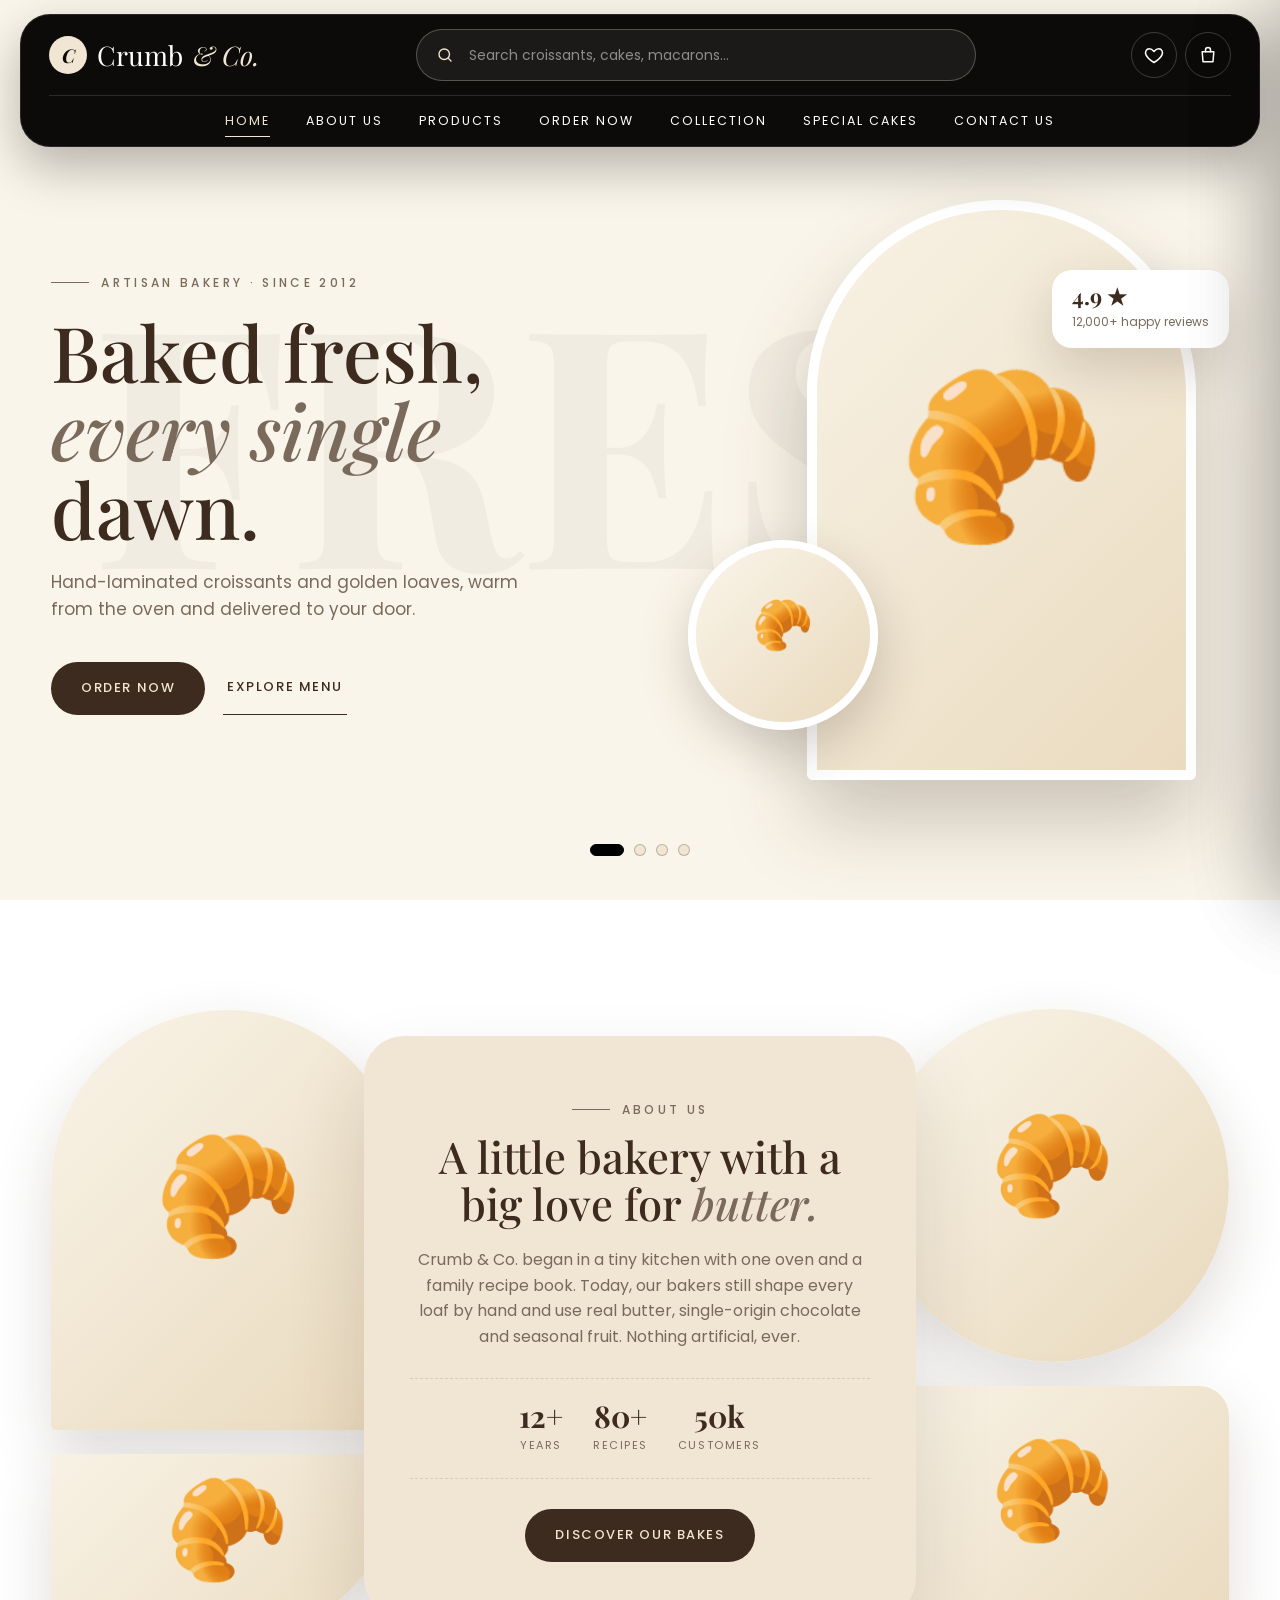
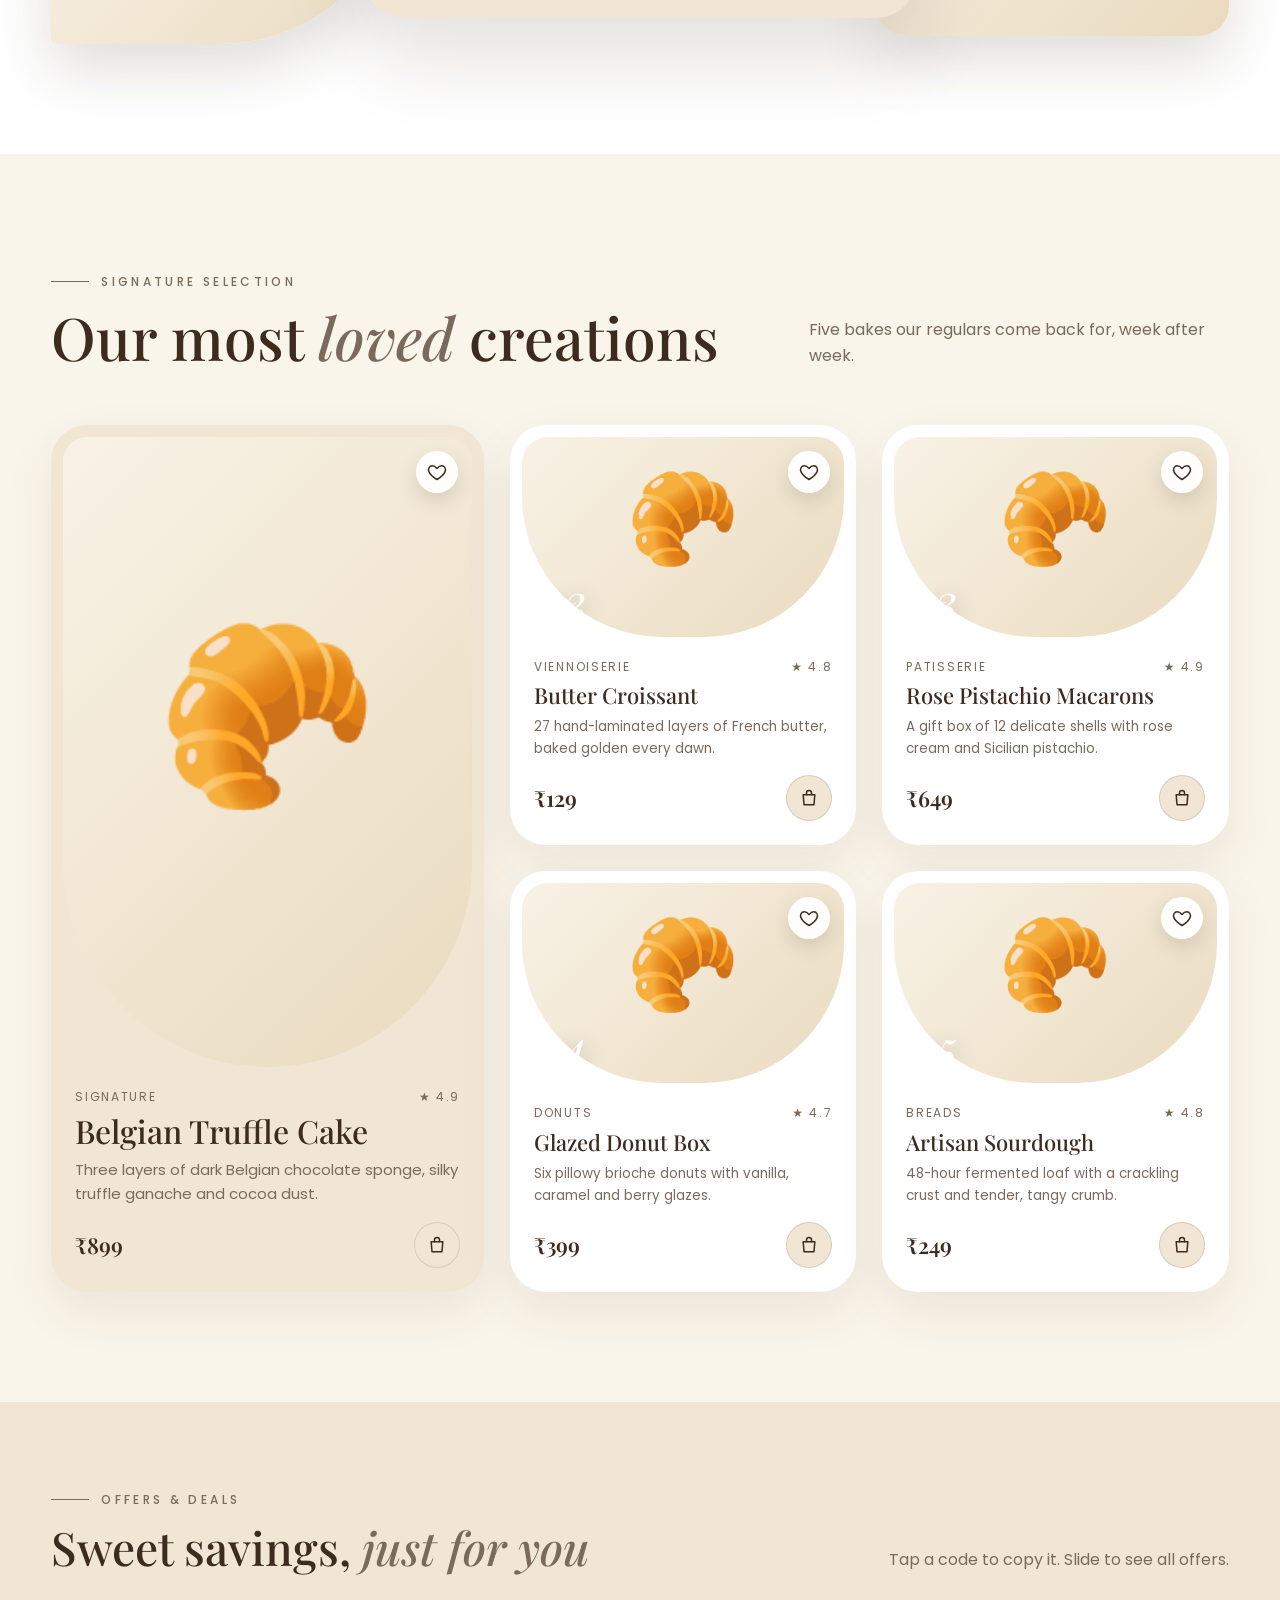
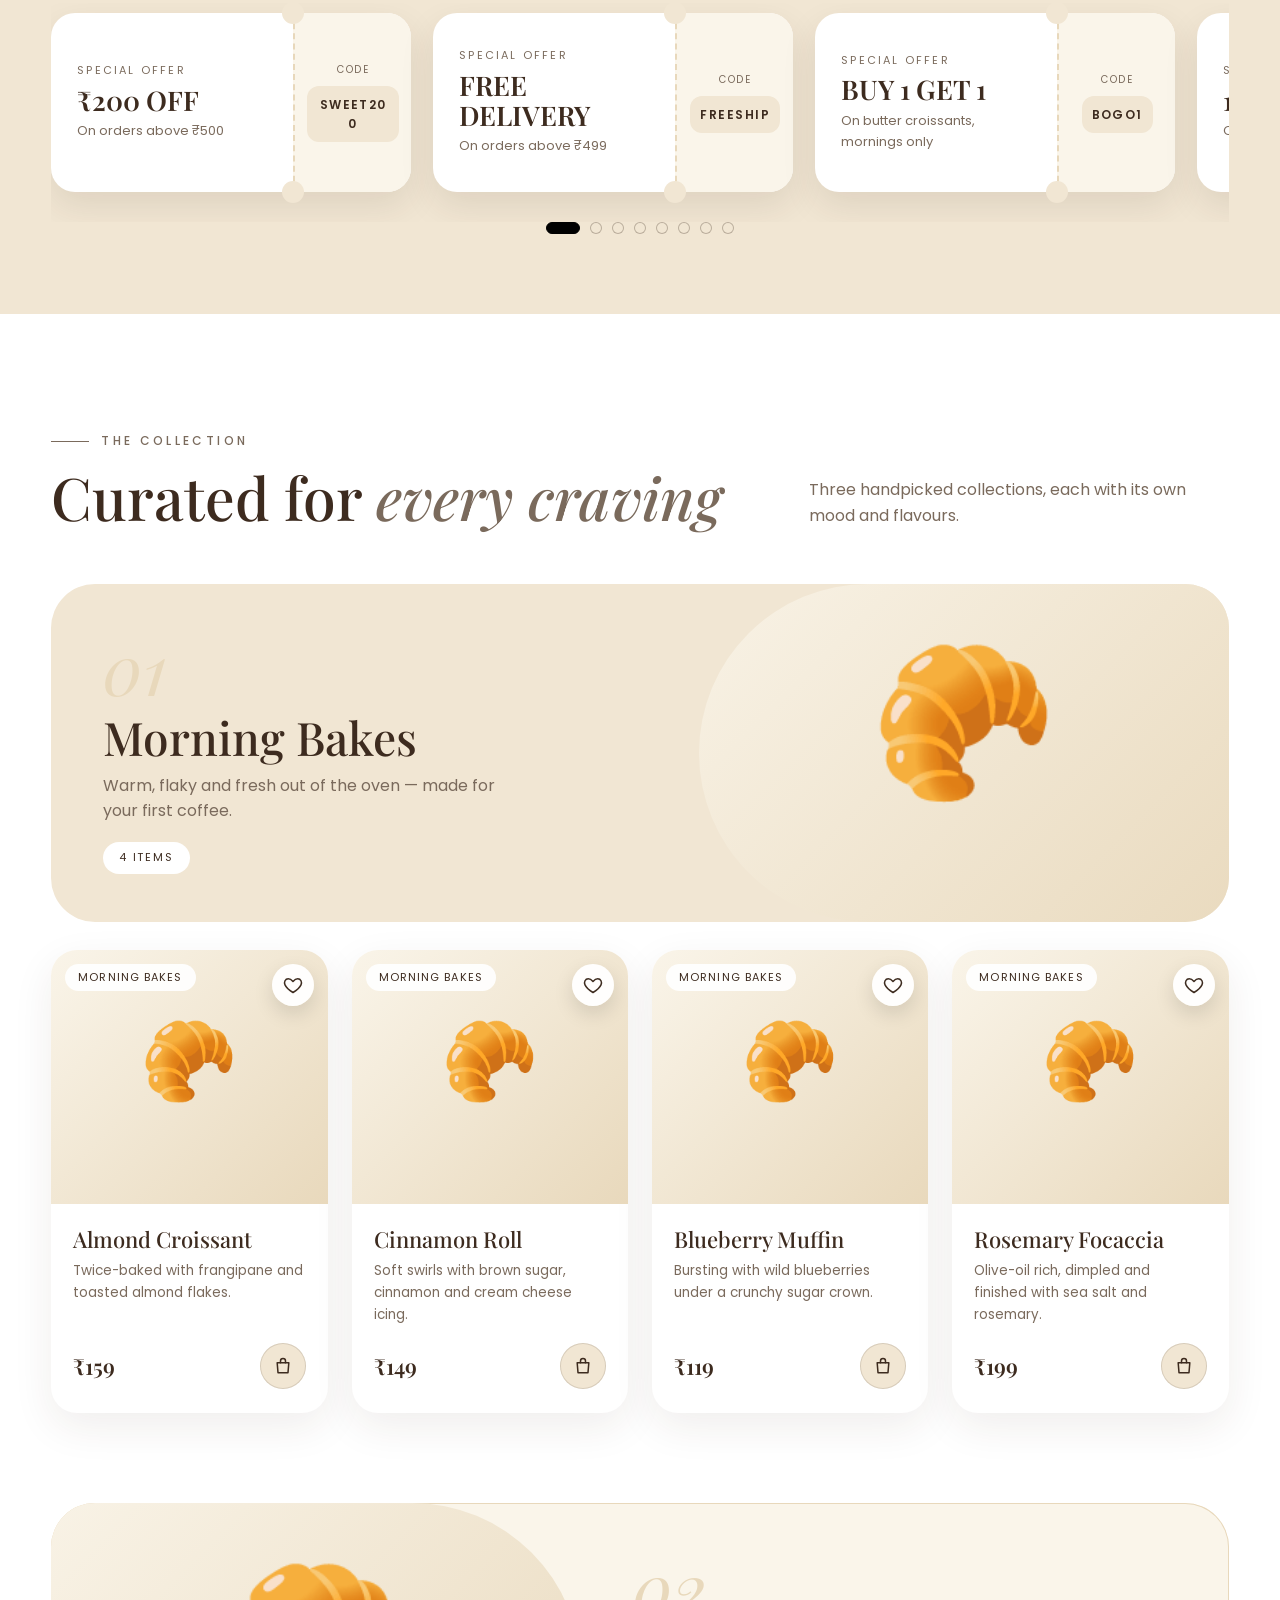
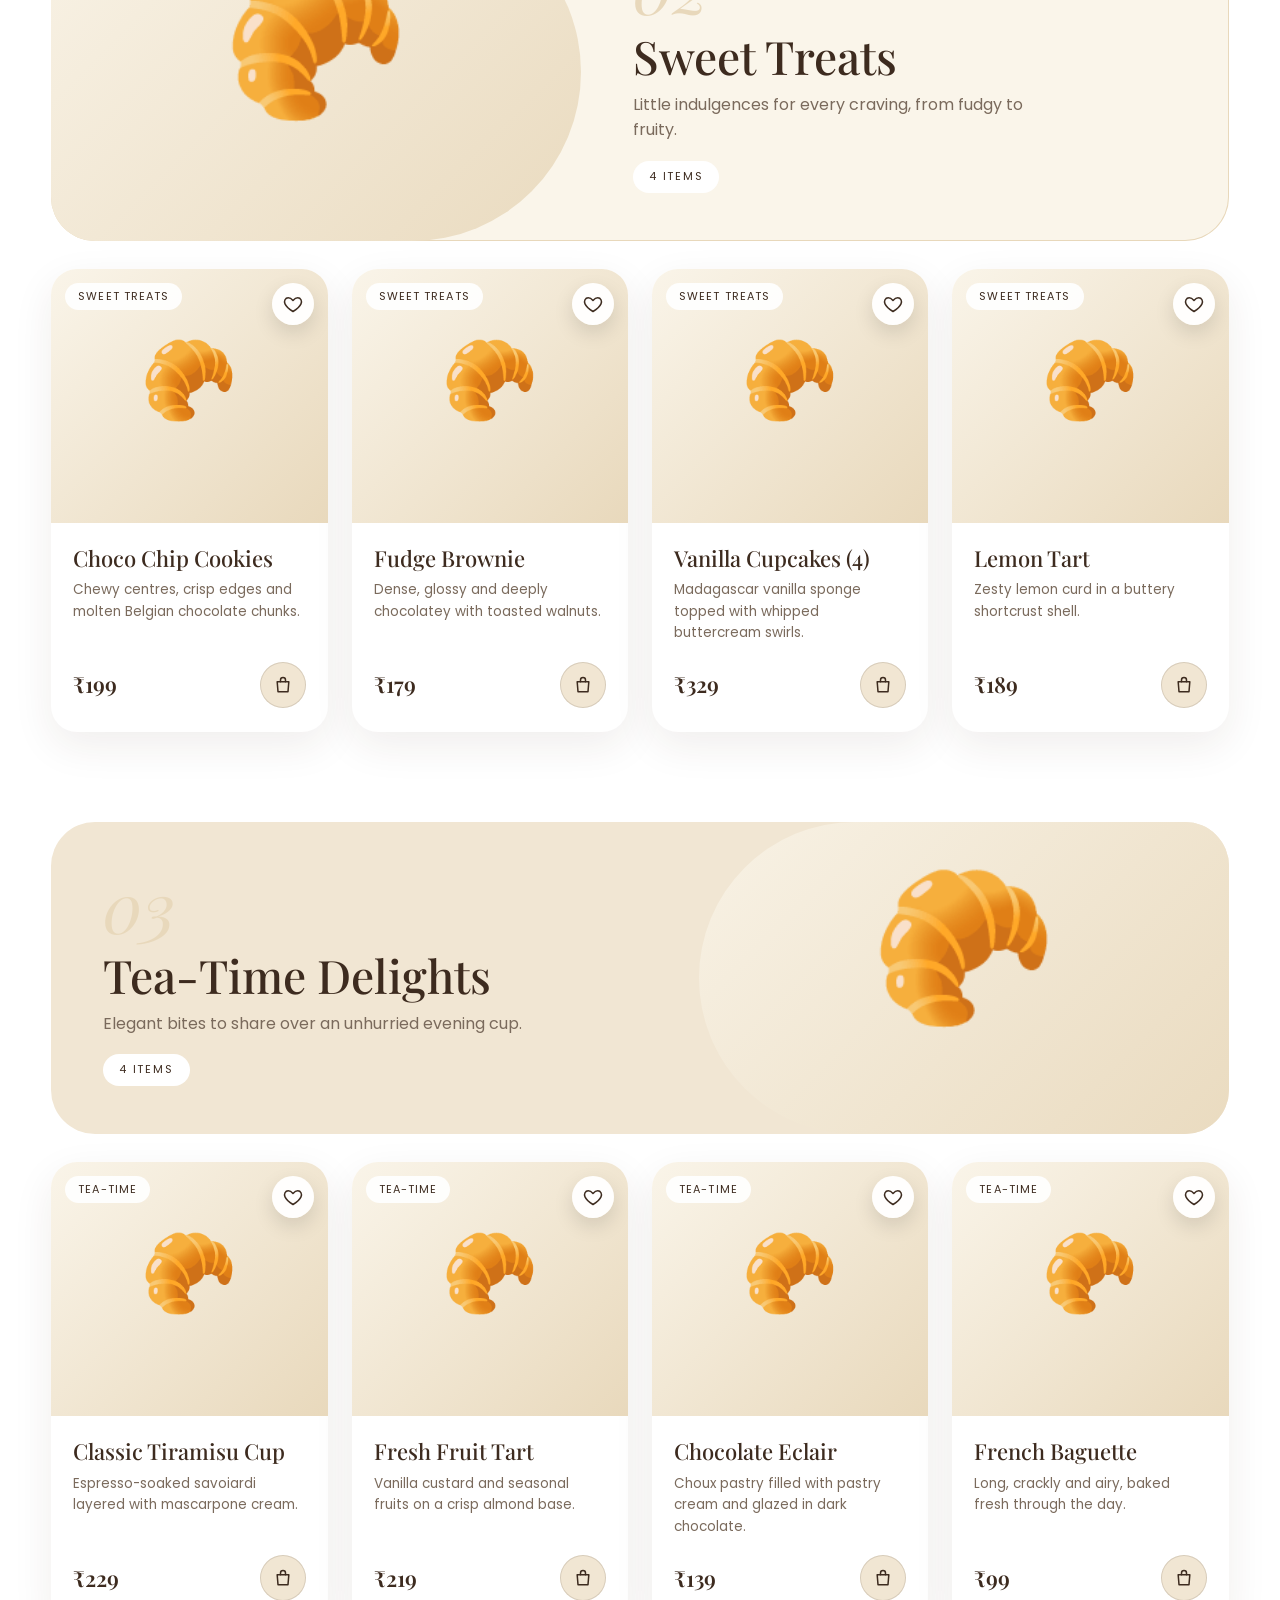
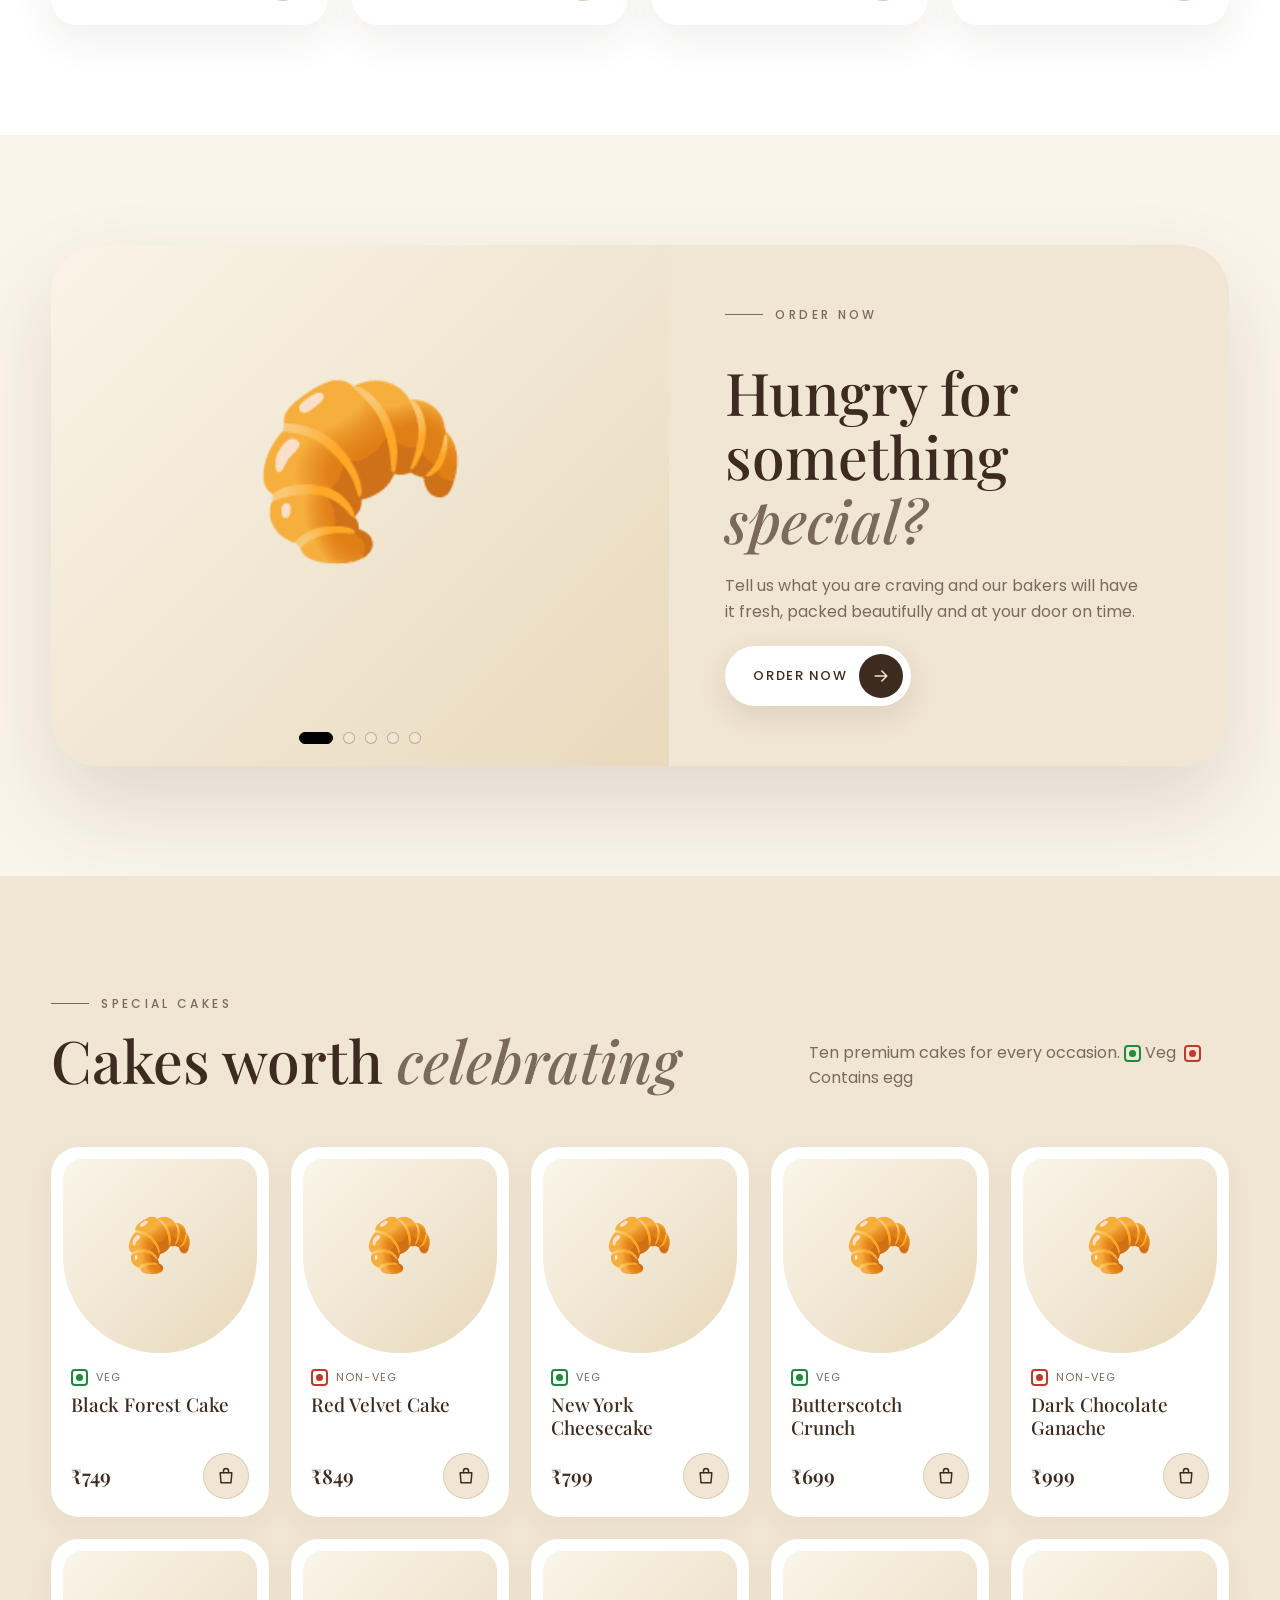
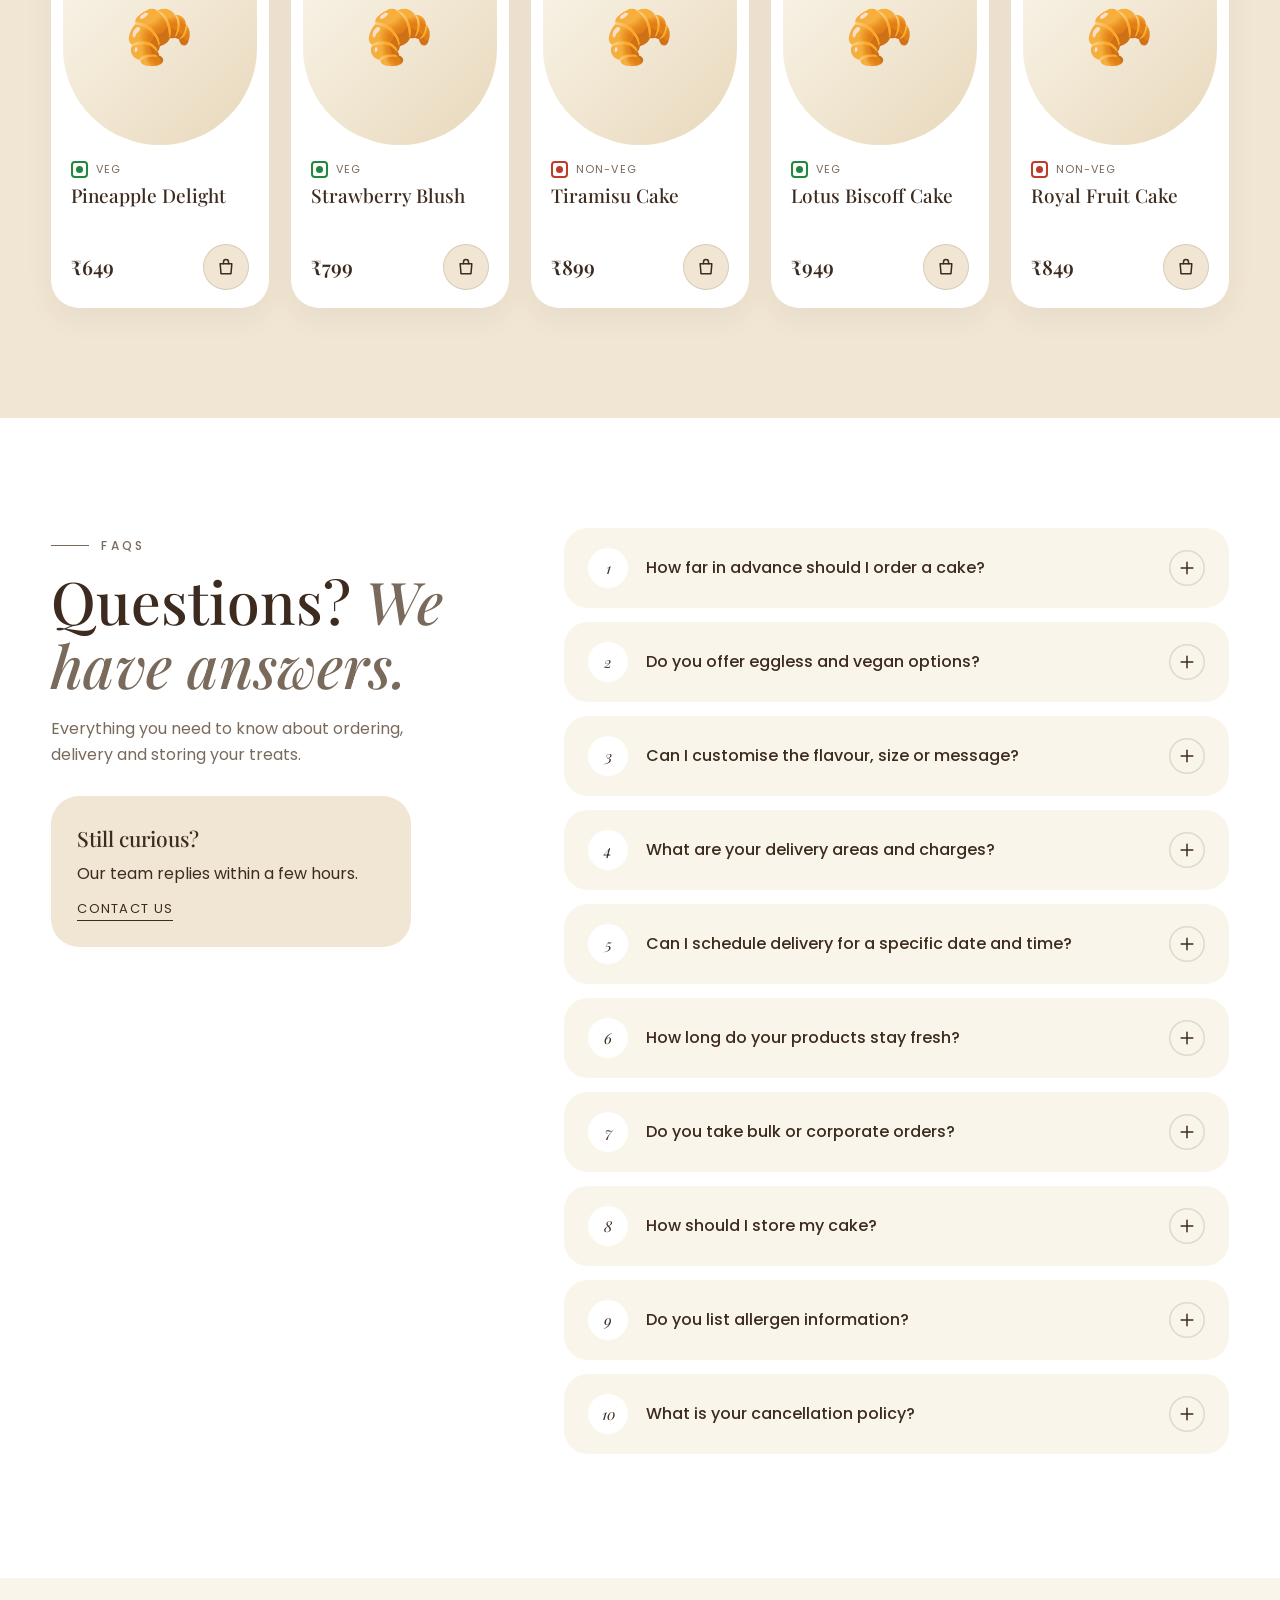
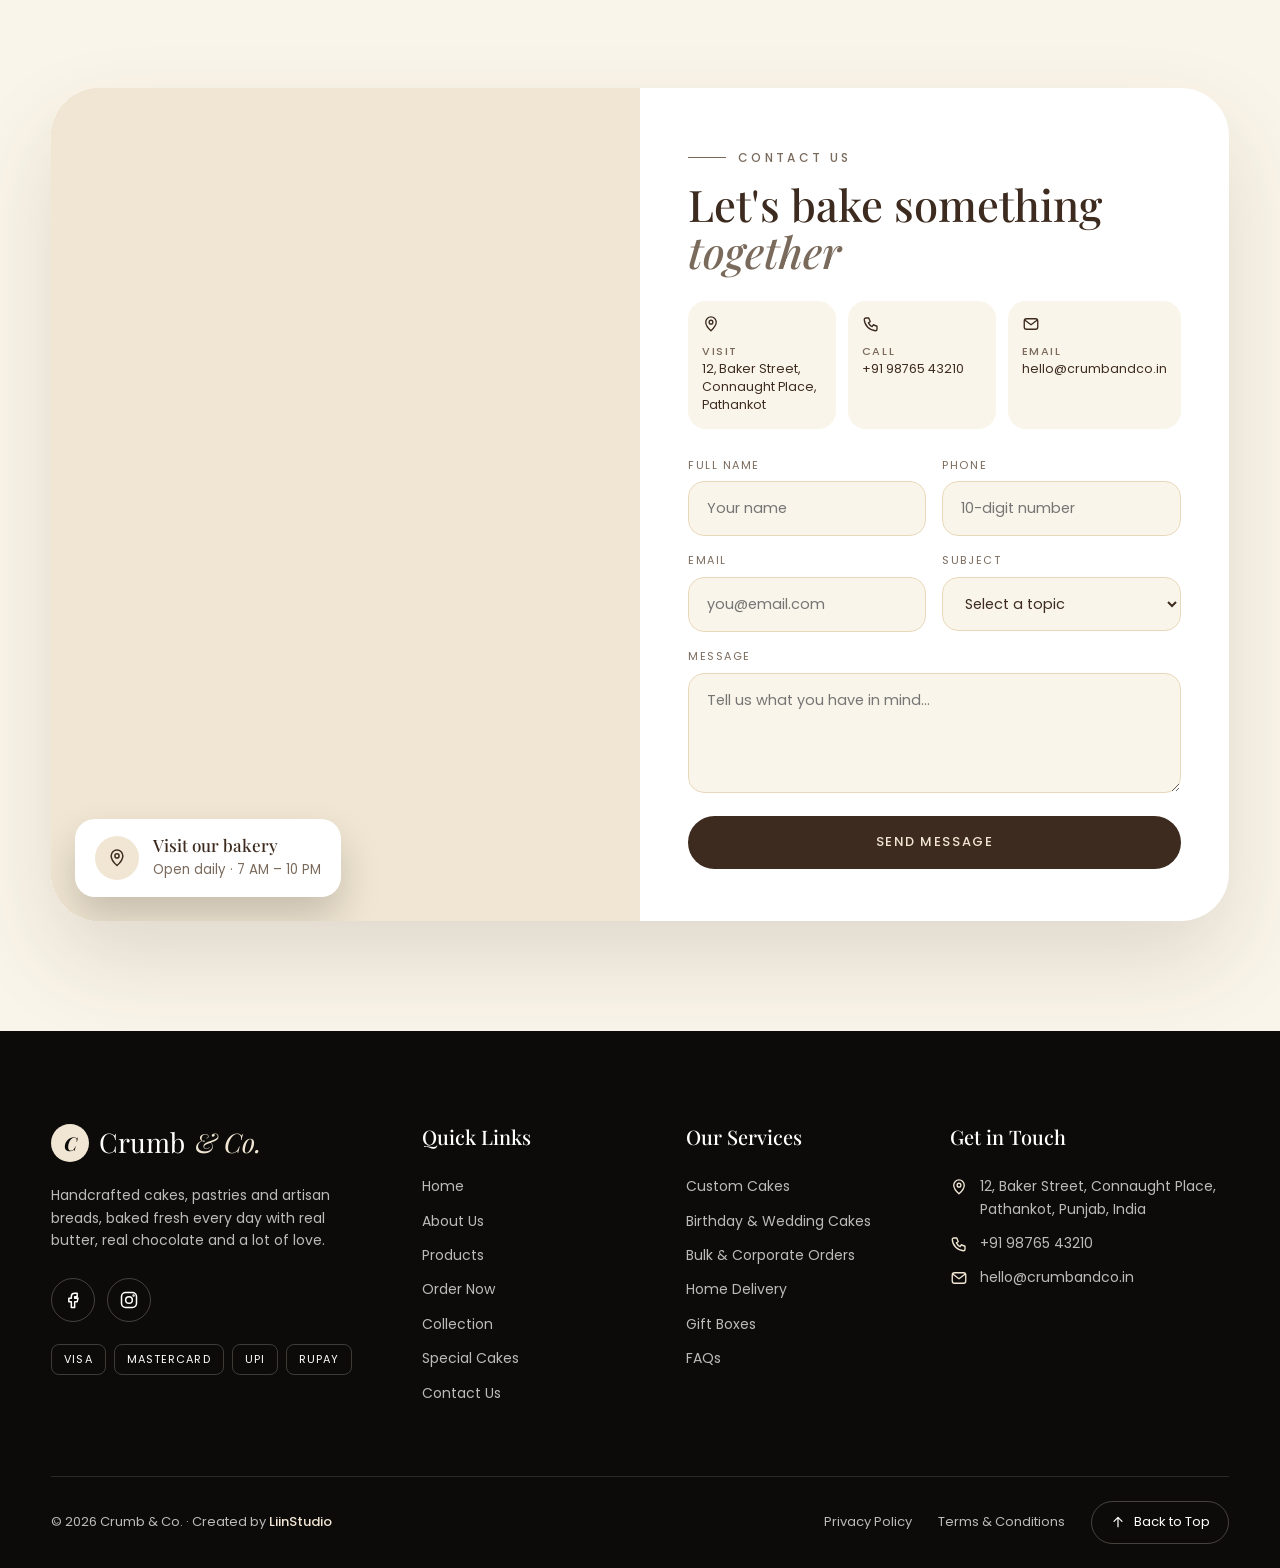
<file: index.html>
<!DOCTYPE html>
<html lang="en">

<head>
  <meta charset="UTF-8">
  <meta name="viewport" content="width=device-width, initial-scale=1">
  <title>Crumb &amp; Co. | Artisan Bakery &amp; Patisserie</title>
  <meta name="description" content="Handcrafted cakes, croissants, macarons and artisan breads baked fresh every day.">

  <!-- fav icon  -->
  <link rel="apple-touch-icon" sizes="180x180" href="favicon_io_Cc/android-chrome-192x192.png">
  <link rel="icon" type="image/png" sizes="32x32" href="favicon_io_Cc/favicon-32x32.png">
  <link rel="icon" type="image/png" sizes="16x16" href="favicon_io_Cc/favicon-16x16.png">
  <link rel="manifest" href="/site.webmanifest">

  <!-- font links -->
  <link rel="preconnect" href="https://fonts.googleapis.com">
  <link rel="preconnect" href="https://fonts.gstatic.com" crossorigin>
  <link
    href="https://fonts.googleapis.com/css2?family=Playfair+Display:ital,wght@0,400;0,500;0,600;0,700;1,400;1,500&family=Poppins:wght@300;400;500;600&display=swap"
    rel="stylesheet">
  <link rel="stylesheet" href="style.css">
  <link rel="stylesheet" href="styleresponsive.css">
  <script>
    /* graceful fallback if an image link fails */
    function imgErr(i) { i.onerror = null; i.src = 'data:image/svg+xml;utf8,' + encodeURIComponent('<svg xmlns="http://www.w3.org/2000/svg" width="600" height="600"><defs><linearGradient id="g" x1="0" y1="0" x2="1" y2="1"><stop offset="0" stop-color="#faf5ea"/><stop offset="1" stop-color="#e8d8bb"/></linearGradient></defs><rect width="600" height="600" fill="url(#g)"/><text x="50%" y="54%" font-size="170" text-anchor="middle">🥐</text></svg>'); }
  </script>
</head>

<body>

  <!-- ============ HEADER ============ -->
  <header class="hdr" id="hdr">
    <div class="hdr-in">
      <a href="#home" class="logo" aria-label="Crumb &amp; Co. home"><b>C</b>Crumb <span>&amp; Co.</span></a>

      <div class="search-box" id="searchBox">
        <svg viewBox="0 0 24 24">
          <circle cx="11" cy="11" r="7" />
          <path d="m20 20-3.5-3.5" />
        </svg>
        <input id="searchInput" type="search" placeholder="Search croissants, cakes, macarons…" autocomplete="off"
          aria-label="Search products">
        <div class="results" id="results"></div>
      </div>

      <div class="icons">
        <button class="ibtn search-toggle" id="searchToggle" aria-label="Search"><svg viewBox="0 0 24 24">
            <circle cx="11" cy="11" r="7" />
            <path d="m20 20-3.5-3.5" />
          </svg></button>
        <button class="ibtn" id="wishBtn" data-open="wishDrawer" aria-label="Wishlist"><svg viewBox="0 0 24 24">
            <path
              d="M12 21s-7.5-4.6-9.6-9.2C.9 8.4 2.6 4.5 6.3 4.5c2.1 0 3.9 1.2 5.7 3.3 1.8-2.1 3.6-3.3 5.7-3.3 3.7 0 5.4 3.9 3.9 7.3C19.5 16.4 12 21 12 21z" />
          </svg></button>
        <button class="ibtn" id="cartBtn" data-open="cartDrawer" aria-label="Cart"><svg viewBox="0 0 24 24">
            <path d="M5 8h14l-1 12H6L5 8z" />
            <path d="M9 8V6a3 3 0 0 1 6 0v2" />
          </svg><span class="hdot" id="cartDot"></span></button>
        <button class="ibtn burger" id="burger" aria-label="Menu"><svg viewBox="0 0 24 24">
            <path d="M4 8h16M4 16h16" />
          </svg></button>
      </div>

      <nav class="nav" id="nav">
        <a href="#home" class="active">Home</a>
        <a href="#about">About Us</a>
        <a href="#products">Products</a>
        <a href="#cta">Order Now</a>
        <a href="#collection">Collection</a>
        <a href="#cakes">Special Cakes</a>
        <a href="#contact">Contact Us</a>
      </nav>
    </div>
  </header>

  <main>
    <!-- ============ 01 HERO ============ -->
    <section id="home">
      <div id="hero">
        <div class="hero-track">

          <div class="slide" data-word="FRESH" style="--bg:var(--cream-l)">
            <div class="container slide-in">
              <div class="slide-text">
                <span class="eyebrow">Artisan Bakery · Since 2012</span>
                <h1>Baked fresh, <em>every single</em> dawn.</h1>
                <p>Hand-laminated croissants and golden loaves, warm from the oven and delivered to your door.</p>
                <div class="row">
                  <a href="#cta" class="btn btn-fill">Order Now</a>
                  <a href="#products" class="btn btn-link">Explore Menu</a>
                </div>
              </div>
              <div class="slide-art">
                <div class="arch"><img
                    src="https://images.unsplash.com/photo-1555507036-ab1f4038808a?auto=format&fit=crop&w=900&q=75"
                    alt="Fresh butter croissants" draggable="false" onerror="imgErr(this)"></div>
                <div class="circle"><img
                    src="https://images.unsplash.com/photo-1509440159596-0249088772ff?auto=format&fit=crop&w=400&q=70"
                    alt="Sourdough loaf" draggable="false" onerror="imgErr(this)"></div>
                <div class="float"><b>4.9 ★</b><small>12,000+ happy reviews</small></div>
              </div>
            </div>
          </div>

          <div class="slide" data-word="CAKES" style="--bg:#fff">
            <div class="container slide-in">
              <div class="slide-text">
                <span class="eyebrow">Celebration Cakes</span>
                <h1>Cakes that turn moments into <em>memories.</em></h1>
                <p>From intimate birthdays to grand weddings, every tier is crafted with Belgian chocolate and real
                  cream.</p>
                <div class="row">
                  <a href="#cakes" class="btn btn-arrow">Explore Cakes <i><svg viewBox="0 0 24 24">
                        <path d="M5 12h14M13 6l6 6-6 6" />
                      </svg></i></a>
                  <a href="#contact" class="btn btn-outline">Custom Order</a>
                </div>
              </div>
              <div class="slide-art">
                <div class="arch"><img
                    src="https://images.unsplash.com/photo-1578985545062-69928b1d9587?auto=format&fit=crop&w=900&q=75"
                    alt="Chocolate truffle cake" draggable="false" onerror="imgErr(this)"></div>
                <div class="circle"><img
                    src="https://images.unsplash.com/photo-1464349095431-e9a21285b5f3?auto=format&fit=crop&w=400&q=70"
                    alt="Pink celebration cake" draggable="false" onerror="imgErr(this)"></div>
                <div class="float"><b>200+</b><small>Custom cake designs</small></div>
              </div>
            </div>
          </div>

          <div class="slide" data-word="MACARON" style="--bg:var(--cream)">
            <div class="container slide-in">
              <div class="slide-text">
                <span class="eyebrow">Patisserie Collection</span>
                <h1>Delicate macarons, <em>crafted</em> to perfection.</h1>
                <p>Almond shells, silky ganache and a whisper of rose. Gift a box of pure elegance.</p>
                <div class="row">
                  <a href="#collection" class="btn btn-cream">Shop Macarons</a>
                  <a href="#about" class="btn btn-link">Our Story</a>
                </div>
              </div>
              <div class="slide-art">
                <div class="arch"><img
                    src="https://images.unsplash.com/photo-1558961363-fa8fdf82db35?auto=format&fit=crop&w=900&q=75"
                    alt="Colourful macarons" draggable="false" onerror="imgErr(this)"></div>
                <div class="circle"><img
                    src="https://images.unsplash.com/photo-1499636136210-6f4ee915583e?auto=format&fit=crop&w=400&q=70"
                    alt="Cookies" draggable="false" onerror="imgErr(this)"></div>
                <div class="float"><b>12 flavours</b><small>Made in small batches</small></div>
              </div>
            </div>
          </div>

          <div class="slide" data-word="LOAF" style="--bg:var(--cream-l)">
            <div class="container slide-in">
              <div class="slide-text">
                <span class="eyebrow">From Our Stone Oven</span>
                <h1>Golden loaves, <em>slow-fermented</em> for 48 hours.</h1>
                <p>Crackling crust, tender crumb and a tangy depth you can only get from patience.</p>
                <div class="row">
                  <a href="#products" class="btn btn-fill">Taste Sourdough</a>
                  <a href="#cakes" class="btn btn-arrow">View Cakes <i><svg viewBox="0 0 24 24">
                        <path d="M5 12h14M13 6l6 6-6 6" />
                      </svg></i></a>
                </div>
              </div>
              <div class="slide-art">
                <div class="arch"><img
                    src="https://images.unsplash.com/photo-1509440159596-0249088772ff?auto=format&fit=crop&w=900&q=75"
                    alt="Artisan bread" draggable="false" onerror="imgErr(this)"></div>
                <div class="circle"><img
                    src="https://images.unsplash.com/photo-1495147466023-ac5c588e2e94?auto=format&fit=crop&w=400&q=70"
                    alt="Pastries" draggable="false" onerror="imgErr(this)"></div>
                <div class="float"><b>Daily</b><small>Baked before sunrise</small></div>
              </div>
            </div>
          </div>

        </div>
        <div class="dots hero-dots" id="heroDots"></div>
      </div>
    </section>

    <!-- ============ 02 ABOUT ============ -->
    <section id="about" class="sec bg-w">
      <div class="container">
        <div class="about-collage">
          <div class="about-col l">
            <img class="a-arch"
              src="https://images.unsplash.com/photo-1495147466023-ac5c588e2e94?auto=format&fit=crop&w=700&q=70"
              alt="Our bakery" loading="lazy" onerror="imgErr(this)">
            <img class="a-small"
              src="https://images.unsplash.com/photo-1499636136210-6f4ee915583e?auto=format&fit=crop&w=500&q=70"
              alt="Fresh cookies" loading="lazy" onerror="imgErr(this)">
          </div>
          <div class="about-card">
            <span class="eyebrow">About Us</span>
            <h2 class="title">A little bakery with a big love for <em>butter.</em></h2>
            <p>Crumb &amp; Co. began in a tiny kitchen with one oven and a family recipe book. Today, our bakers still
              shape every loaf by hand and use real butter, single-origin chocolate and seasonal fruit. Nothing
              artificial, ever.</p>
            <div class="stats">
              <div><b>12+</b><small>Years</small></div>
              <div><b>80+</b><small>Recipes</small></div>
              <div><b>50k</b><small>Customers</small></div>
            </div>
            <a href="#products" class="btn btn-fill">Discover Our Bakes</a>
          </div>
          <div class="about-col r">
            <img class="a-circle"
              src="https://images.unsplash.com/photo-1558961363-fa8fdf82db35?auto=format&fit=crop&w=600&q=70"
              alt="Macarons" loading="lazy" onerror="imgErr(this)">
            <img class="a-round"
              src="https://images.unsplash.com/photo-1509440159596-0249088772ff?auto=format&fit=crop&w=700&q=70"
              alt="Artisan bread" loading="lazy" onerror="imgErr(this)">
          </div>
        </div>
      </div>
    </section>

    <!-- ============ 03 PRODUCTS ============ -->
    <section id="products" class="sec bg-cl">
      <div class="container">
        <div class="sec-head">
          <div><span class="eyebrow">Signature Selection</span>
            <h2 class="title">Our most <em>loved</em> creations</h2>
          </div>
          <p>Five bakes our regulars come back for, week after week.</p>
        </div>
        <div class="p-grid" id="productGrid"></div>
      </div>
    </section>

    <!-- ============ 04 PROMOS ============ -->
    <section id="promos" class="sec bg-c" style="padding:80px 0">
      <div class="container">
        <div class="sec-head" style="margin-bottom:30px">
          <div><span class="eyebrow">Offers &amp; Deals</span>
            <h2 class="title" style="font-size:clamp(30px,3.6vw,46px)">Sweet savings, <em>just for you</em></h2>
          </div>
          <p>Tap a code to copy it. Slide to see all offers.</p>
        </div>
        <div class="promo-wrap">
          <div class="promo-track" id="promoTrack"></div>
          <div class="dots" id="promoDots"></div>
        </div>
      </div>
    </section>

    <!-- ============ 05 COLLECTION ============ -->
    <section id="collection" class="sec bg-w">
      <div class="container">
        <div class="sec-head">
          <div><span class="eyebrow">The Collection</span>
            <h2 class="title">Curated for <em>every craving</em></h2>
          </div>
          <p>Three handpicked collections, each with its own mood and flavours.</p>
        </div>
        <div id="collections"></div>
      </div>
    </section>

    <!-- ============ 06 CTA ============ -->
    <section id="cta" class="sec bg-cl">
      <div class="container">
        <div class="cta">
          <div class="cta-pics" id="ctaPics">
            <div class="dots cta-dots" id="ctaDots"></div>
          </div>
          <div class="cta-text">
            <span class="eyebrow">Order Now</span>
            <h2 class="title">Hungry for something <em>special?</em></h2>
            <p>Tell us what you are craving and our bakers will have it fresh, packed beautifully and at your door on
              time.</p>
            <a href="#contact" class="btn btn-arrow">Order Now <i><svg viewBox="0 0 24 24">
                  <path d="M5 12h14M13 6l6 6-6 6" />
                </svg></i></a>
          </div>
        </div>
      </div>
    </section>

    <!-- ============ 07 SPECIAL CAKES ============ -->
    <section id="cakes" class="sec bg-c">
      <div class="container">
        <div class="sec-head">
          <div><span class="eyebrow">Special Cakes</span>
            <h2 class="title">Cakes worth <em>celebrating</em></h2>
          </div>
          <p>Ten premium cakes for every occasion. <span class="vm"
              style="display:inline-grid;vertical-align:middle"></span> Veg &nbsp;<span class="vm nv"
              style="display:inline-grid;vertical-align:middle"></span> Contains egg</p>
        </div>
        <div class="cake-grid" id="cakeGrid"></div>
      </div>
    </section>

    <!-- ============ 08 FAQ ============ -->
    <section id="faq" class="sec bg-w">
      <div class="container faq-wrap">
        <div class="faq-side">
          <span class="eyebrow">FAQs</span>
          <h2 class="title">Questions? <em>We have answers.</em></h2>
          <p>Everything you need to know about ordering, delivery and storing your treats.</p>
          <div class="faq-help"><b>Still curious?</b>Our team replies within a few hours.<br><a href="#contact">Contact
              us</a></div>
        </div>
        <div id="faqList"></div>
      </div>
    </section>

    <!-- ============ 09 CONTACT ============ -->
    <section id="contact" class="sec bg-cl">
      <div class="container">
        <div class="contact">
          <div class="map">
            <iframe title="Our location" loading="lazy" referrerpolicy="no-referrer-when-downgrade"
              src="https://maps.google.com/maps?q=Pathankot%2C%20Punjab%20145001&output=embed"></iframe>
            <div class="map-chip"><i><svg viewBox="0 0 24 24">
                  <path d="M12 21s7-6.2 7-11.5a7 7 0 1 0-14 0C5 14.8 12 21 12 21z" />
                  <circle cx="12" cy="9.5" r="2.5" />
                </svg></i>
              <div><b>Visit our bakery</b><small>Open daily · 7 AM – 10 PM</small></div>
            </div>
          </div>
          <form class="c-form" id="contactForm" novalidate>
            <span class="eyebrow">Contact Us</span>
            <h2 class="title">Let's bake something <em>together</em></h2>
            <div class="c-info">
              <div><svg viewBox="0 0 24 24">
                  <path d="M12 21s7-6.2 7-11.5a7 7 0 1 0-14 0C5 14.8 12 21 12 21z" />
                  <circle cx="12" cy="9.5" r="2.5" />
                </svg><b>Visit</b>12, Baker Street, Connaught Place, Pathankot</div>
              <div><svg viewBox="0 0 24 24">
                  <path
                    d="M5 4h4l2 5-2.5 1.5a11 11 0 0 0 5 5L15 13l5 2v4a2 2 0 0 1-2 2A16 16 0 0 1 3 6a2 2 0 0 1 2-2z" />
                </svg><b>Call</b>+91 98765 43210</div>
              <div><svg viewBox="0 0 24 24">
                  <rect x="3" y="5" width="18" height="14" rx="3" />
                  <path d="m4 7 8 6 8-6" />
                </svg><b>Email</b>hello@crumbandco.in</div>
            </div>
            <div class="f-row">
              <div class="field"><label for="cName">Full Name</label><input id="cName" required
                  placeholder="Your name"><small class="em">Please enter your name</small></div>
              <div class="field"><label for="cPhone">Phone</label><input id="cPhone" type="tel" inputmode="numeric"
                  required placeholder="10-digit number"><small class="em">Enter a valid 10-digit number</small></div>
            </div>
            <div class="f-row">
              <div class="field"><label for="cEmail">Email</label><input id="cEmail" type="email" required
                  placeholder="you@email.com"><small class="em">Enter a valid email</small></div>
              <div class="field"><label for="cSub">Subject</label>
                <select id="cSub" required>
                  <option value="">Select a topic</option>
                  <option>Custom cake order</option>
                  <option>Bulk / corporate order</option>
                  <option>Delivery query</option>
                  <option>Feedback</option>
                  <option>Other</option>
                </select><small class="em">Please choose a subject</small>
              </div>
            </div>
            <div class="field"><label for="cMsg">Message</label><textarea id="cMsg" required
                placeholder="Tell us what you have in mind…"></textarea><small class="em">Please write a short
                message</small></div>
            <button type="submit" class="btn btn-fill">Send Message</button>
            <div class="form-msg" id="formMsg"></div>
          </form>
        </div>
      </div>
    </section>
  </main>

  <!-- ============ 10 FOOTER ============ -->
  <footer>
    <div class="container">
      <div class="f-grid">
        <div>
          <a href="#home" class="logo"><b>C</b>Crumb <span>&amp; Co.</span></a>
          <p>Handcrafted cakes, pastries and artisan breads, baked fresh every day with real butter, real chocolate and
            a lot of love.</p>
          <div class="social">
            <a href="#" aria-label="Facebook"><svg viewBox="0 0 24 24">
                <path d="M14 8h3V4h-3a4 4 0 0 0-4 4v2H7v4h3v7h4v-7h3l1-4h-4V8z" />
              </svg></a>
            <a href="#" aria-label="Instagram"><svg viewBox="0 0 24 24">
                <rect x="3" y="3" width="18" height="18" rx="5" />
                <circle cx="12" cy="12" r="4" />
                <circle cx="17.5" cy="6.5" r=".6" />
              </svg></a>
          </div>
          <div class="pay"><span>VISA</span><span>MASTERCARD</span><span>UPI</span><span>RUPAY</span></div>
        </div>
        <div>
          <h4>Quick Links</h4>
          <ul>
            <li><a href="#home">Home</a></li>
            <li><a href="#about">About Us</a></li>
            <li><a href="#products">Products</a></li>
            <li><a href="#cta">Order Now</a></li>
            <li><a href="#collection">Collection</a></li>
            <li><a href="#cakes">Special Cakes</a></li>
            <li><a href="#contact">Contact Us</a></li>
          </ul>
        </div>
        <div>
          <h4>Our Services</h4>
          <ul>
            <li><a href="#cakes">Custom Cakes</a></li>
            <li><a href="#cakes">Birthday &amp; Wedding Cakes</a></li>
            <li><a href="#contact">Bulk &amp; Corporate Orders</a></li>
            <li><a href="#cta">Home Delivery</a></li>
            <li><a href="#collection">Gift Boxes</a></li>
            <li><a href="#faq">FAQs</a></li>
          </ul>
        </div>
        <div class="f-contact">
          <h4>Get in Touch</h4>
          <ul>
            <li><svg viewBox="0 0 24 24">
                <path d="M12 21s7-6.2 7-11.5a7 7 0 1 0-14 0C5 14.8 12 21 12 21z" />
                <circle cx="12" cy="9.5" r="2.5" />
              </svg><span>12, Baker Street, Connaught Place,<br>Pathankot, Punjab, India</span></li>
            <li><svg viewBox="0 0 24 24">
                <path d="M5 4h4l2 5-2.5 1.5a11 11 0 0 0 5 5L15 13l5 2v4a2 2 0 0 1-2 2A16 16 0 0 1 3 6a2 2 0 0 1 2-2z" />
              </svg><a href="tel:+919876543210">+91 98765 43210</a></li>
            <li><svg viewBox="0 0 24 24">
                <rect x="3" y="5" width="18" height="14" rx="3" />
                <path d="m4 7 8 6 8-6" />
              </svg><a href="mailto:hello@crumbandco.in">hello@crumbandco.in</a></li>
          </ul>
        </div>
      </div>
      <div class="f-bottom">
        <span>© <span id="yr">2026</span> Crumb &amp; Co. · Created by <b><a href="https://liinstudio.netlify.app/">LiinStudio</a></b></span>
        <nav><a href="#">Privacy Policy</a><a href="#">Terms &amp; Conditions</a><a href="#home" class="totop"><svg
              viewBox="0 0 24 24" style="width:16px;height:16px">
              <path d="M12 19V5M6 11l6-6 6 6" />
            </svg> Back to Top</a></nav>
      </div>
    </div>
  </footer>

  <!-- ============ DRAWERS ============ -->
  <div class="overlay" id="overlay"></div>

  <aside class="drawer" id="wishDrawer" aria-label="Wishlist">
    <div class="d-head">
      <h3>Wishlist <small id="wishCount"></small></h3><button class="x" data-close aria-label="Close"><svg
          viewBox="0 0 24 24">
          <path d="M6 6l12 12M18 6 6 18" />
        </svg></button>
    </div>
    <div class="d-body" id="wishBody"></div>
  </aside>

  <aside class="drawer" id="cartDrawer" aria-label="Cart">
    <div class="d-head">
      <h3>Your Cart <small id="cartCount"></small></h3><button class="x" data-close aria-label="Close"><svg
          viewBox="0 0 24 24">
          <path d="M6 6l12 12M18 6 6 18" />
        </svg></button>
    </div>
    <div class="d-body" id="cartBody"></div>
    <div class="d-foot" id="cartFoot"></div>
  </aside>

  <div class="toast" id="toast" role="status"></div>

  <script src="data.js"></script>
  <script src="app.js"></script>
</body>

</html>
</file>
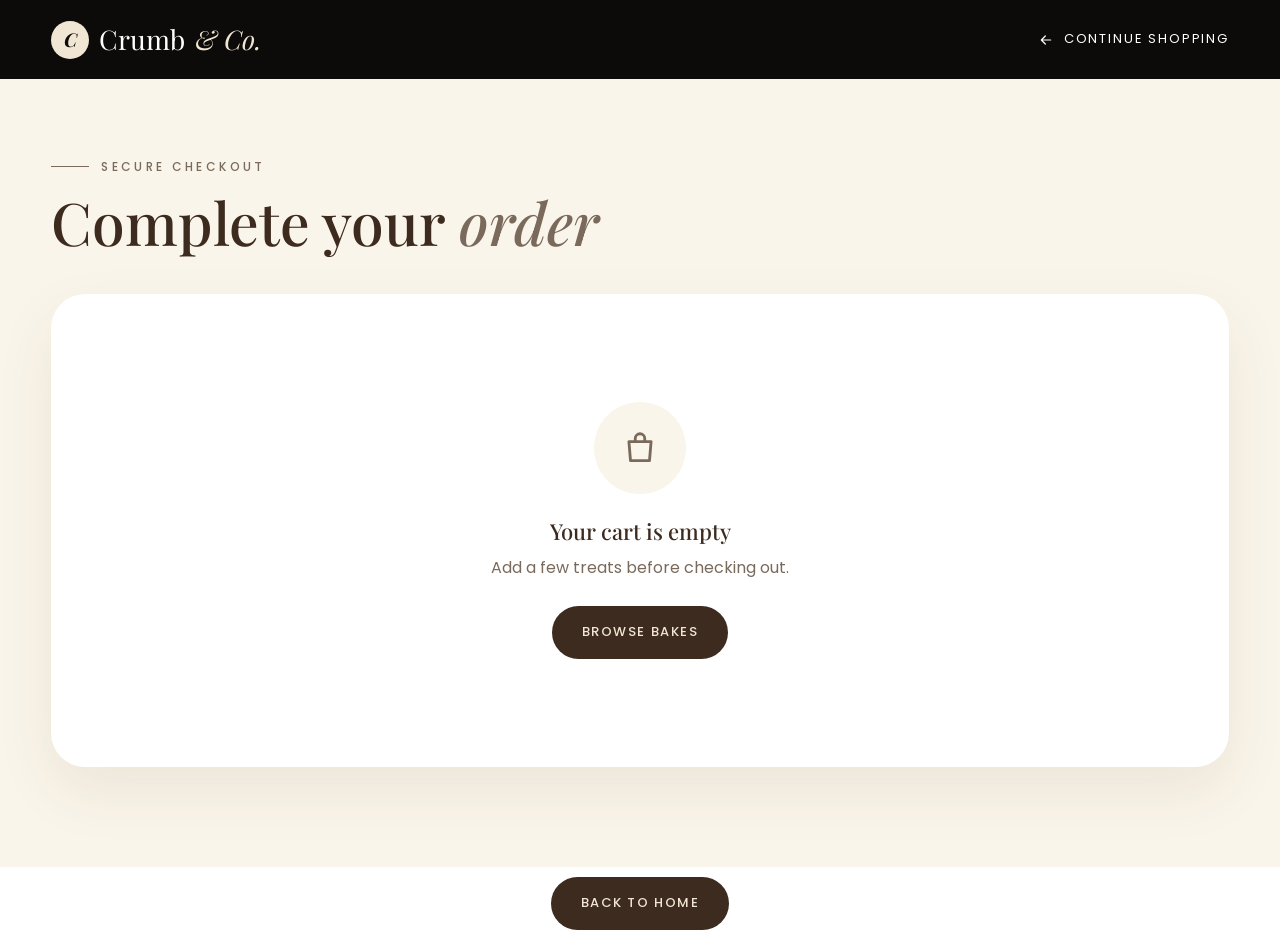
<file: checkout.html>
<!DOCTYPE html>
<html lang="en">

<head>
  <meta charset="UTF-8">
  <meta name="viewport" content="width=device-width, initial-scale=1">
  <title>Checkout | Crumb &amp; Co.</title>

  <!-- fav icon  -->
  <link rel="apple-touch-icon" sizes="180x180" href="favicon_io_Cc/android-chrome-192x192.png">
  <link rel="icon" type="image/png" sizes="32x32" href="favicon_io_Cc/favicon-32x32.png">
  <link rel="icon" type="image/png" sizes="16x16" href="favicon_io_Cc/favicon-16x16.png">
  <link rel="manifest" href="/site.webmanifest">

  <!-- fonts cdn -->
  <link rel="preconnect" href="https://fonts.googleapis.com">
  <link rel="preconnect" href="https://fonts.gstatic.com" crossorigin>
  <link
    href="https://fonts.googleapis.com/css2?family=Playfair+Display:ital,wght@0,400;0,500;0,600;1,400;1,500&family=Poppins:wght@300;400;500;600&display=swap"
    rel="stylesheet">
  <link rel="stylesheet" href="style.css">
  <link rel="stylesheet" href="styleresponsive.css">
  <script>
    function imgErr(i) { i.onerror = null; i.src = 'data:image/svg+xml;utf8,' + encodeURIComponent('<svg xmlns="http://www.w3.org/2000/svg" width="600" height="600"><rect width="600" height="600" fill="#f1e6d3"/><text x="50%" y="54%" font-size="170" text-anchor="middle">🥐</text></svg>'); }
  </script>
</head>

<body>

  <header class="co-hdr">
    <div class="container">
      <a href="index.html" class="logo" style="display:flex"><b>C</b>Crumb <span>&amp; Co.</span></a>
      <a href="index.html" class="back"><svg viewBox="0 0 24 24" style="width:16px;height:16px">
          <path d="M19 12H5M11 6l-6 6 6 6" />
        </svg> Continue Shopping</a>
    </div>
  </header>

  <main class="co-main">
    <div class="container">
      <span class="eyebrow">Secure Checkout</span>
      <h1 class="title">Complete your <em>order</em></h1>

      <div id="emptyBox" class="panel" style="display:none;margin-top:40px">
        <div class="empty">
          <div><svg viewBox="0 0 24 24">
              <path d="M5 8h14l-1 12H6L5 8z" />
              <path d="M9 8V6a3 3 0 0 1 6 0v2" />
            </svg></div><b>Your cart is empty</b>Add a few treats before checking out.<br><br><a
            href="index.html#products" class="btn btn-fill">Browse Bakes</a>
        </div>
      </div>

      <div class="co-grid" id="coGrid">
        <form id="orderForm" novalidate>
          <div class="panel">
            <h3><i>1</i>Contact &amp; Delivery</h3>
            <div class="f-row">
              <div class="field"><label for="fName">Full Name</label><input id="fName"
                  placeholder="Your full name"><small class="em">Please enter your name</small></div>
              <div class="field"><label for="fPhone">Phone Number</label><input id="fPhone" type="tel"
                  inputmode="numeric" placeholder="10-digit mobile"><small class="em">Enter a valid 10-digit
                  number</small></div>
            </div>
            <div class="field"><label for="fEmail">Email</label><input id="fEmail" type="email"
                placeholder="you@email.com"><small class="em">Enter a valid email</small></div>
            <div class="field"><label for="fAddr">Delivery Address</label><textarea id="fAddr" style="min-height:90px"
                placeholder="House no., street, landmark"></textarea><small class="em">Please enter your address</small>
            </div>
            <div class="f3">
              <div class="field"><label for="fCity">City</label><input id="fCity" placeholder="City"><small
                  class="em">Required</small></div>
              <div class="field"><label for="fState">State</label><input id="fState" placeholder="State"><small
                  class="em">Required</small></div>
              <div class="field"><label for="fPin">Pincode</label><input id="fPin" inputmode="numeric" maxlength="6"
                  placeholder="6 digits"><small class="em">Enter a 6-digit pincode</small></div>
            </div>
          </div>

          <div class="panel">
            <h3><i>2</i>Delivery Schedule</h3>
            <div class="f-row">
              <div class="field"><label for="fDate">Delivery Date</label><input id="fDate" type="date"><small
                  class="em">Choose a delivery date</small></div>
              <div class="field"><label for="fTime">Time Slot</label><select id="fTime">
                  <option value="">Select a slot</option>
                  <option>08:00 AM – 10:00 AM</option>
                  <option>10:00 AM – 12:00 PM</option>
                  <option>12:00 PM – 03:00 PM</option>
                  <option>03:00 PM – 06:00 PM</option>
                  <option>06:00 PM – 09:00 PM</option>
                </select><small class="em">Choose a time slot</small></div>
            </div>
            <div class="field" style="margin-bottom:0"><label for="fNote">Order Notes (message on cake,
                allergies…)</label><textarea id="fNote" style="min-height:90px" placeholder="Optional"></textarea></div>
          </div>

          <div class="panel">
            <h3><i>3</i>Payment Method</h3>
            <div class="pay-opt">
              <label><input type="radio" name="pay" value="cod" checked><span>Cash on Delivery</span></label>
              <label><input type="radio" name="pay" value="upi"><span>UPI</span></label>
              <label><input type="radio" name="pay" value="card"><span>Card</span></label>
            </div>
          </div>
        </form>

        <aside class="panel sticky" id="summary">
          <h3>Order Summary</h3>
          <div class="co-items" id="coItems"></div>
          <div id="coTotals"></div>
          <button class="btn btn-fill" id="buyBtn" form="orderForm" type="submit"
            style="width:100%;justify-content:center;margin-top:6px">Buy Now</button>
          <p class="co-note">Demo checkout. No payment is processed and no data is sent anywhere.</p>
        </aside>
      </div>
    </div>
  </main>

  <div class="modal" id="modal">
    <div class="modal-box">
      <div class="tick"><svg viewBox="0 0 24 24">
          <path d="m5 12.5 4.5 4.5L19 7.5" />
        </svg></div>
      <h2>Order Placed!</h2>
      <p>Thank you, <b id="mName"></b>. Your treats are being baked with love.</p>
      <p id="mWhen"></p>
      <span class="oid" id="mId"></span><br>
      <a href="index.html" class="btn btn-fill">Back to Home</a>
    </div>
  </div>
  <center><a style="margin: 10px;" href="index.html" class="btn btn-fill">Back to Home</a></center>
  <div class="toast" id="toast" role="status"></div>
  <script src="data.js"></script>
  <script src="checkout.js"></script>
</body>

</html>
</file>
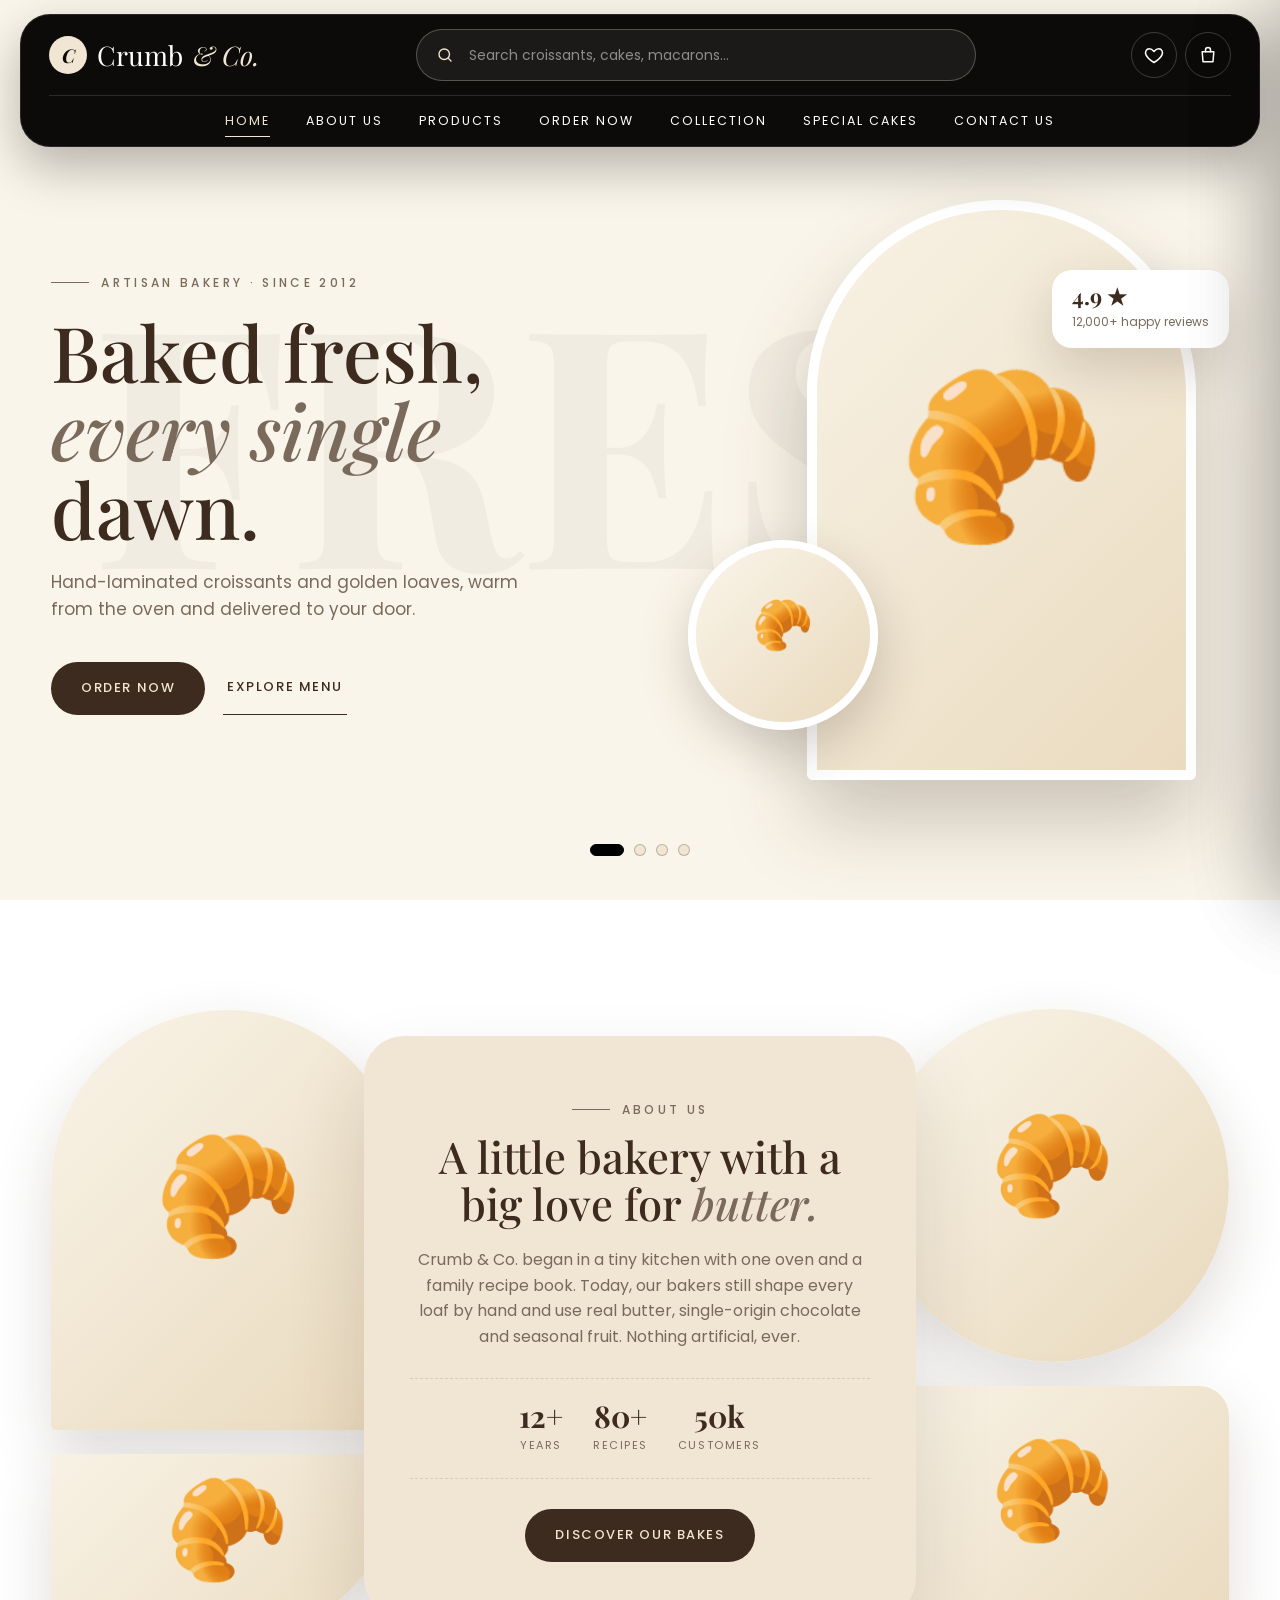
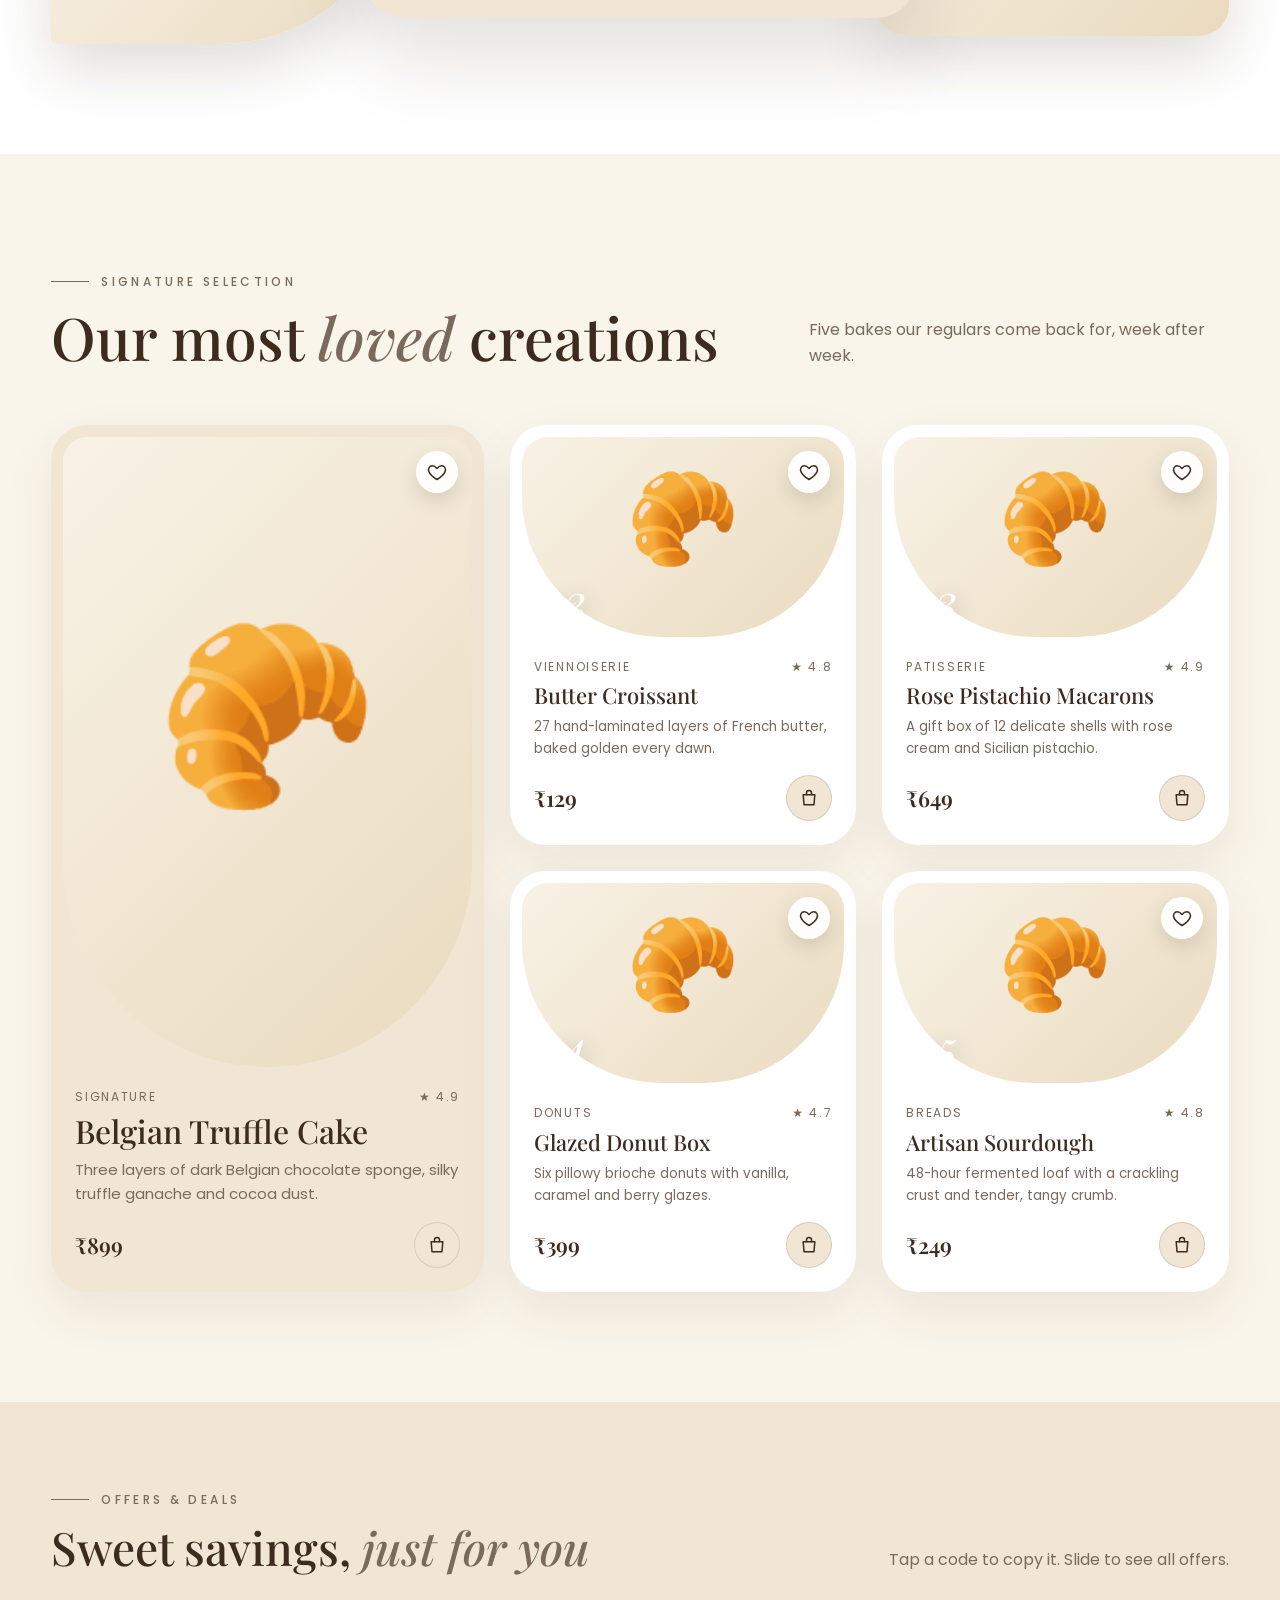
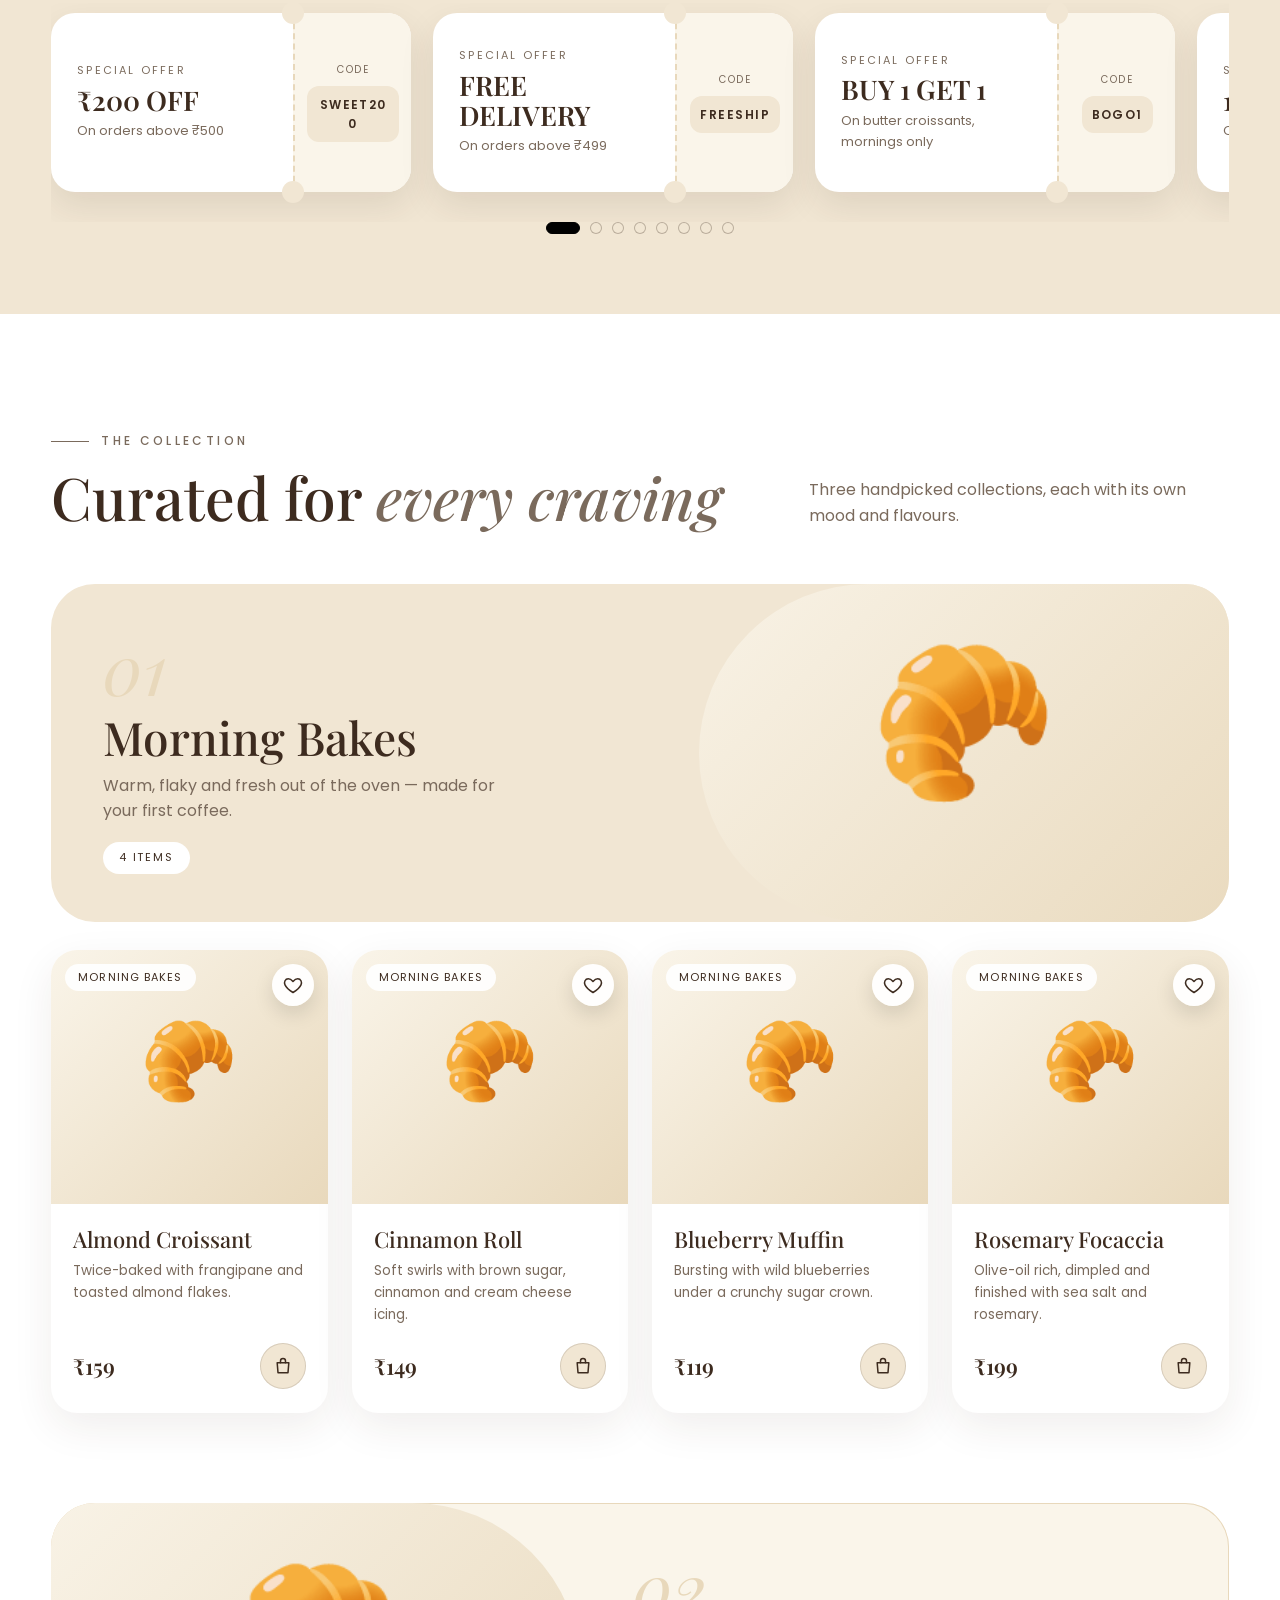
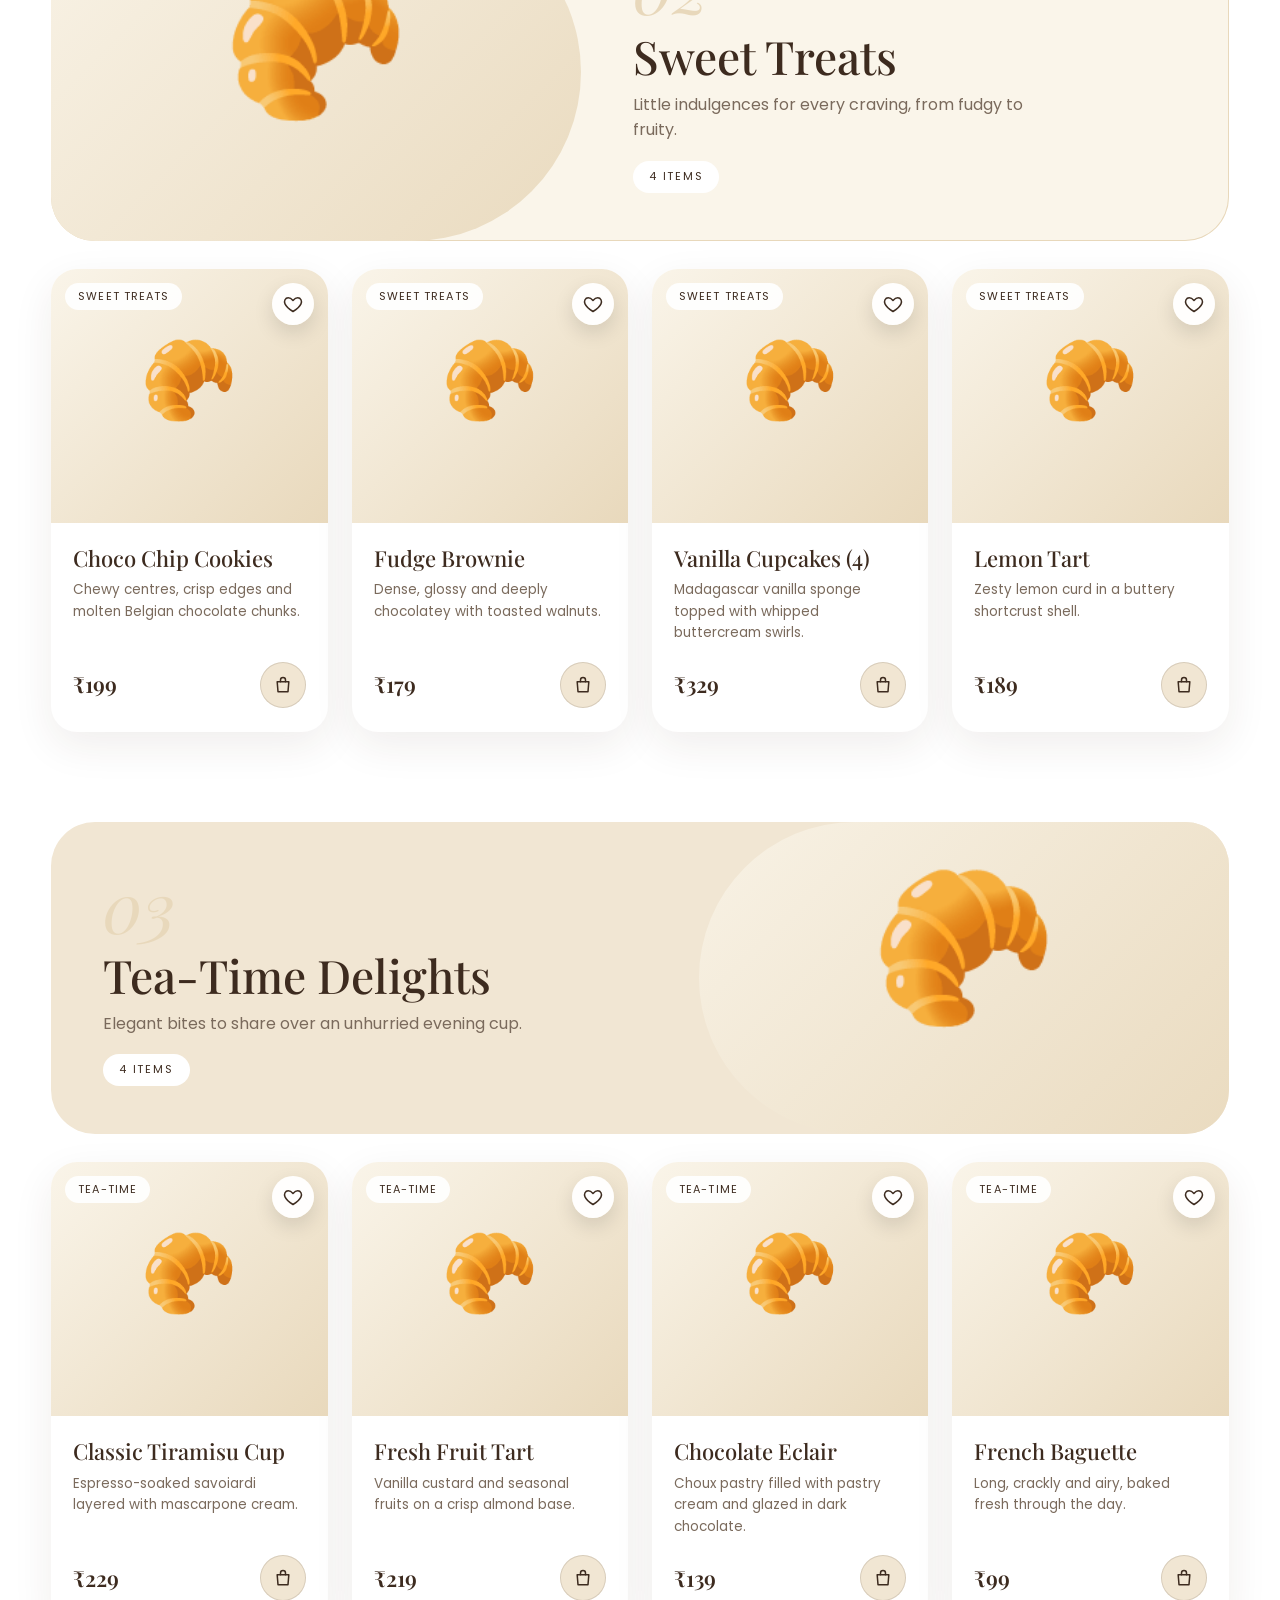
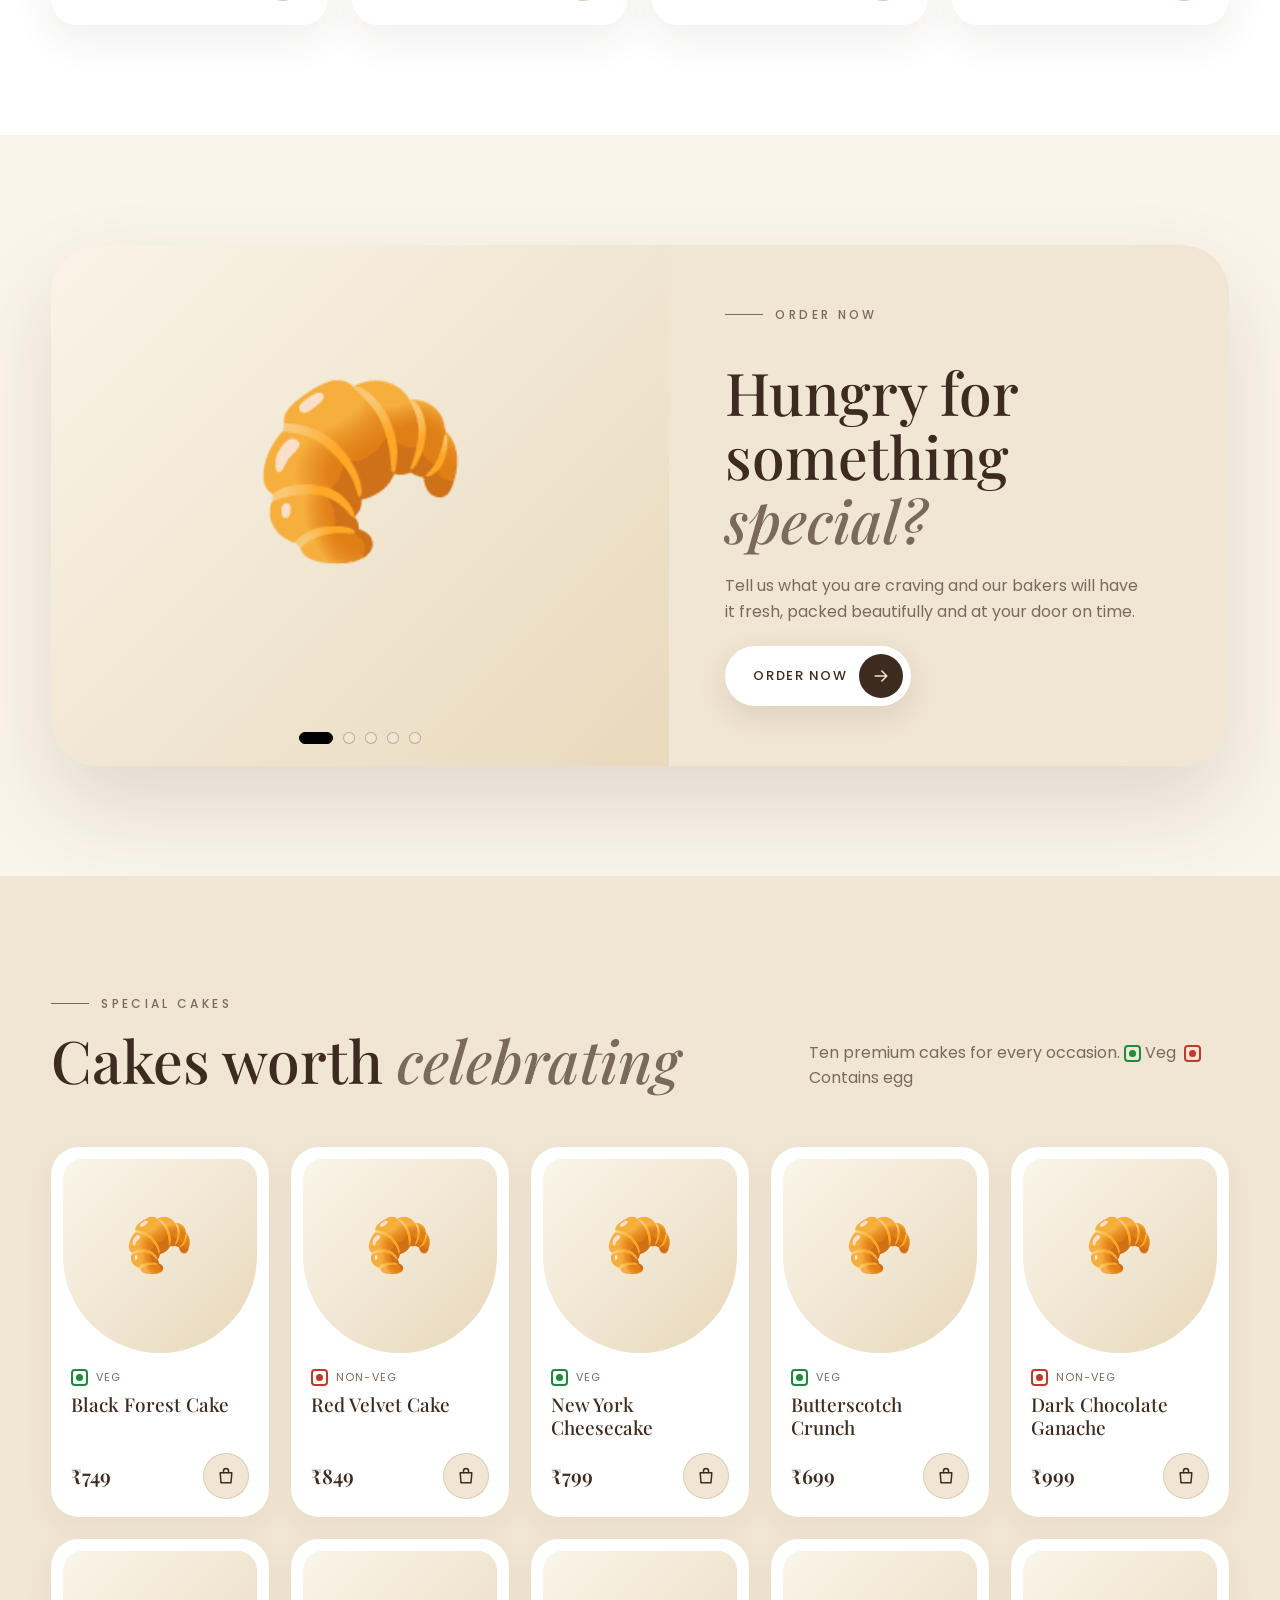
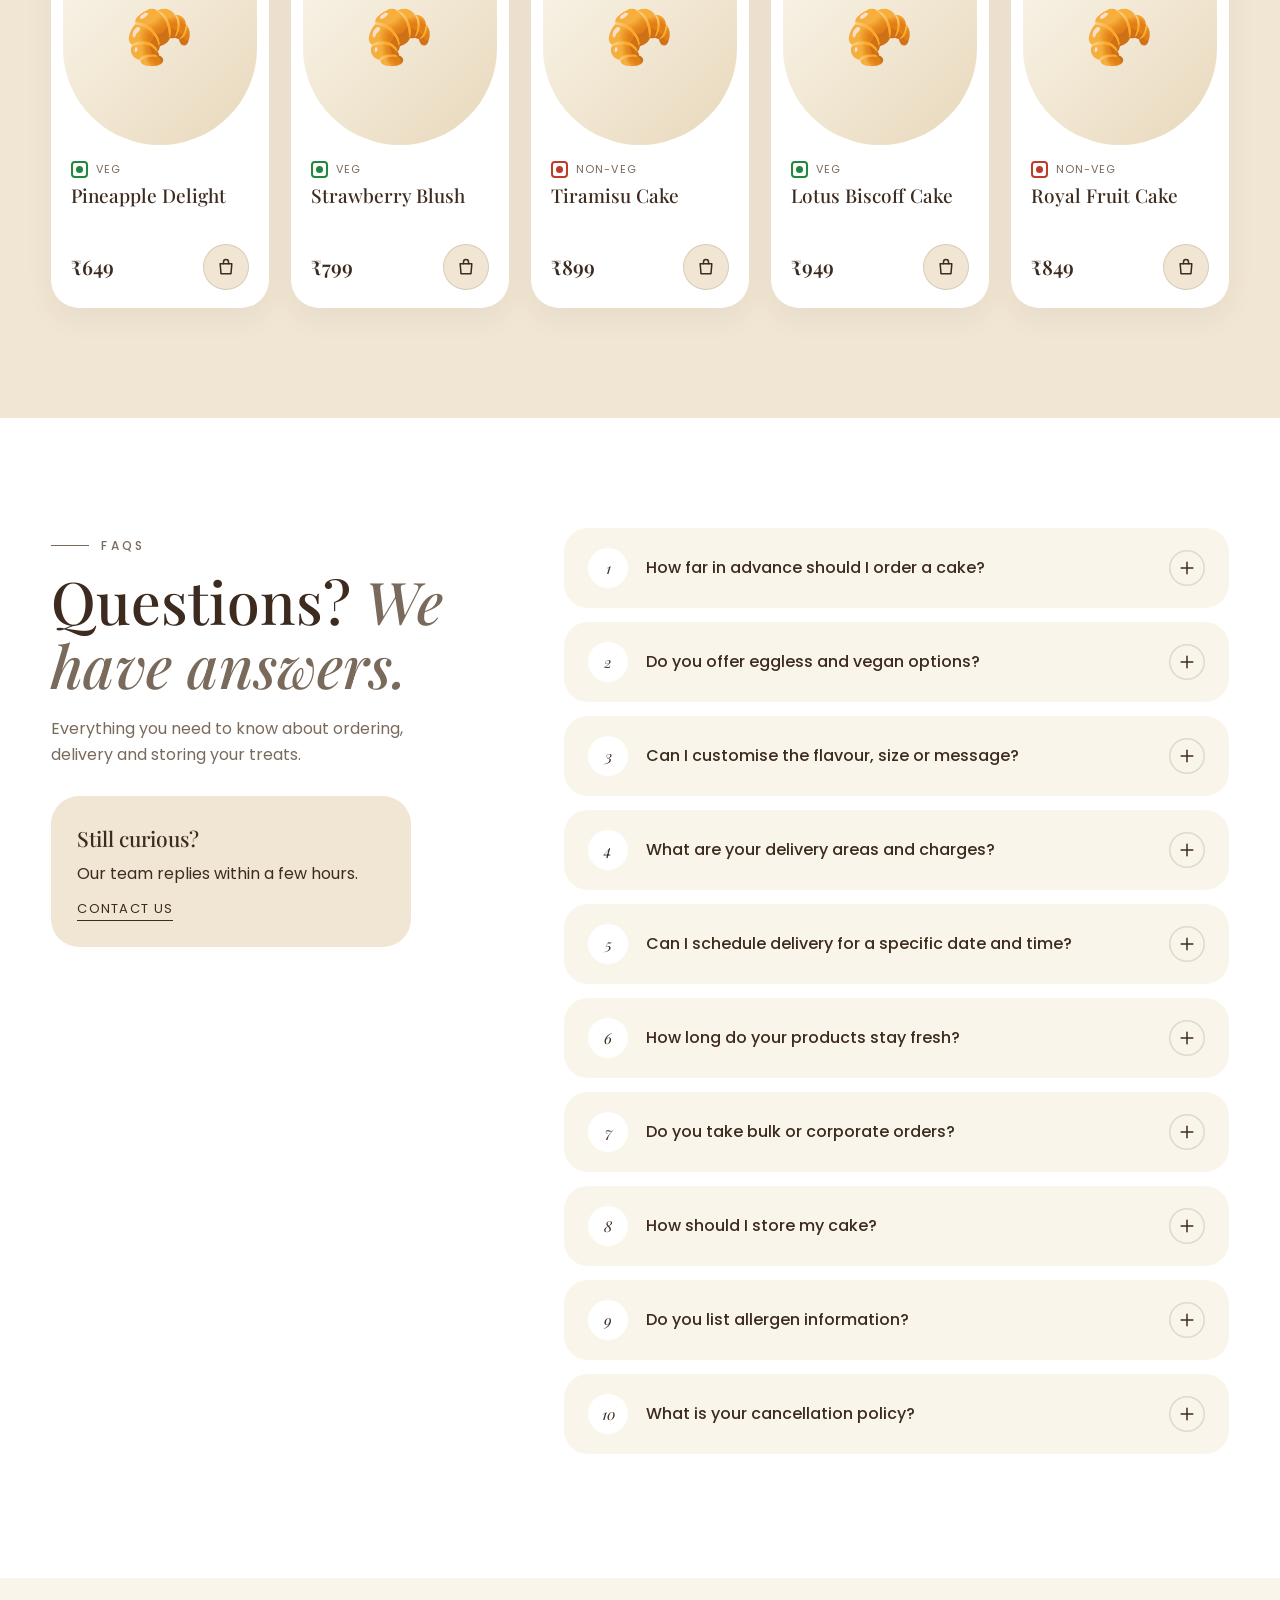
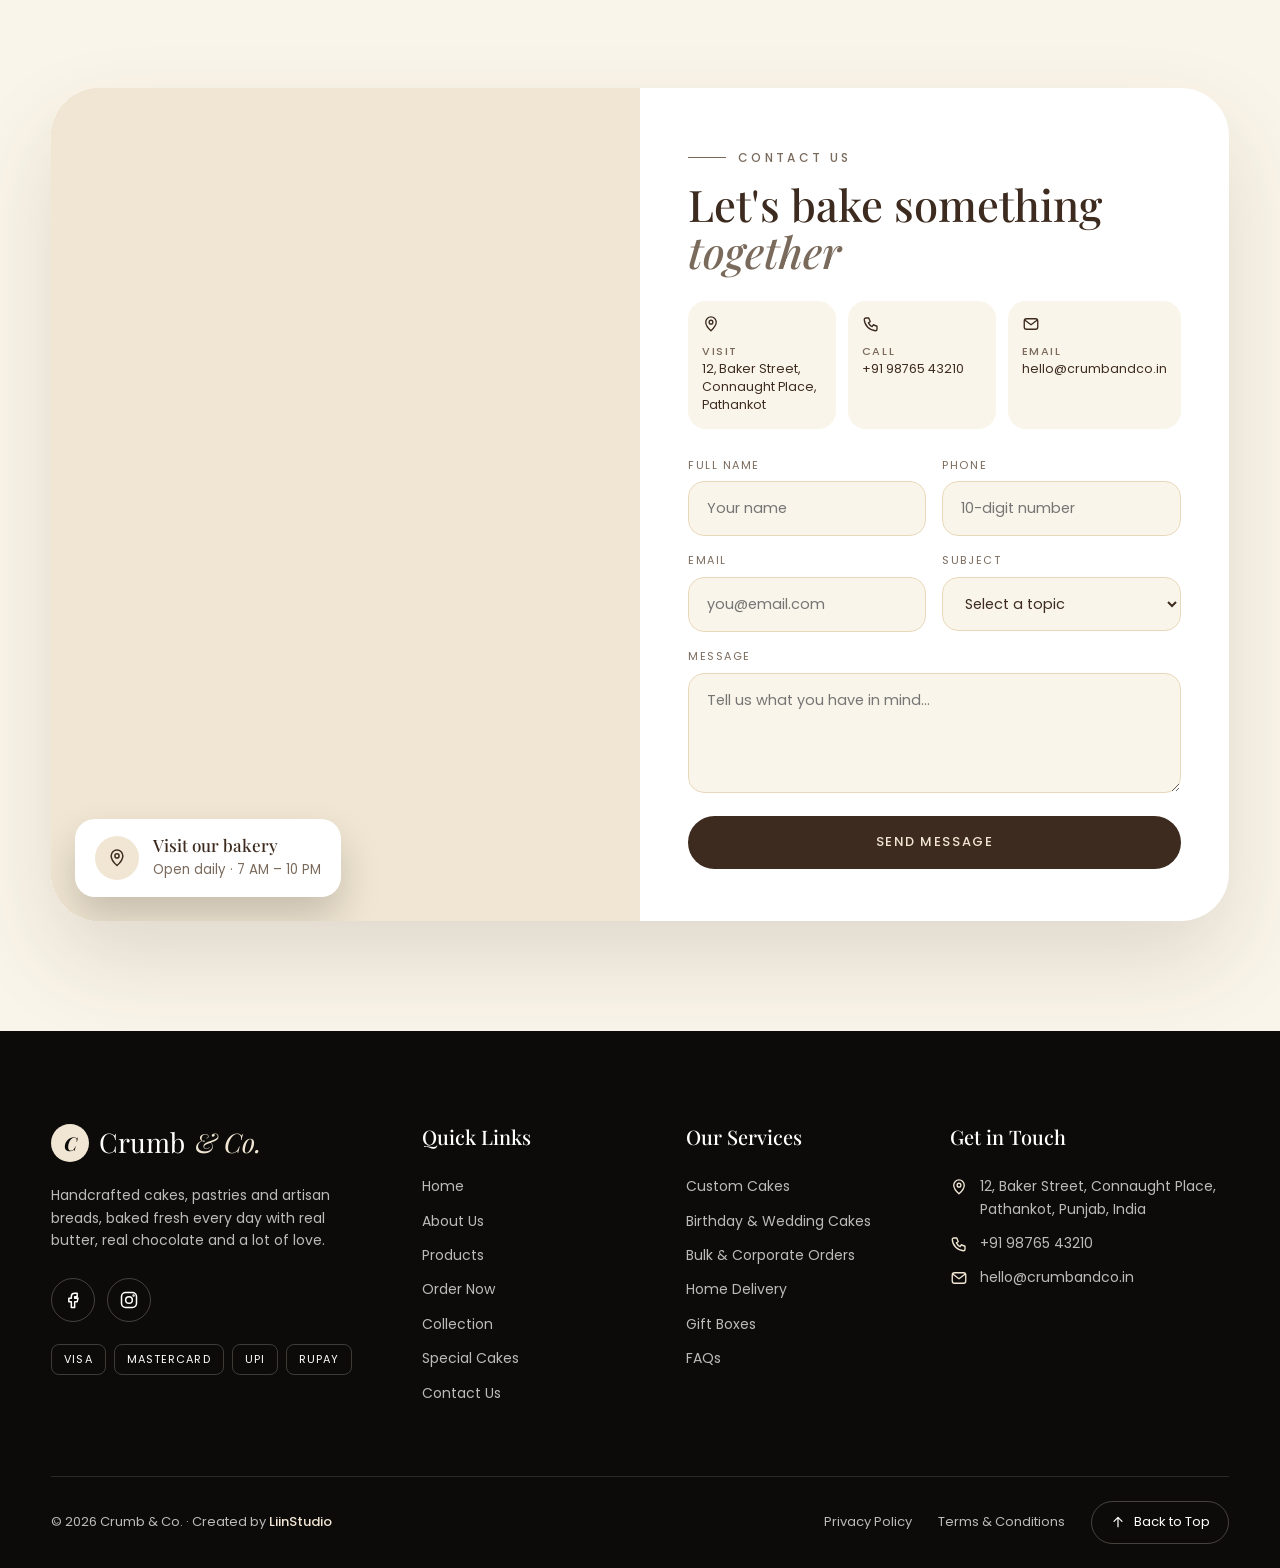
<file: crumb.html>
<!DOCTYPE html>
<html lang="en">

<head>
  <meta charset="UTF-8">
  <meta name="viewport" content="width=device-width, initial-scale=1">
  <title>Crumb &amp; Co. | Artisan Bakery &amp; Patisserie</title>
  <meta name="description" content="Handcrafted cakes, croissants, macarons and artisan breads baked fresh every day.">

  <!-- fav icon  -->
  <link rel="apple-touch-icon" sizes="180x180" href="favicon_io_Cc/android-chrome-192x192.png">
  <link rel="icon" type="image/png" sizes="32x32" href="favicon_io_Cc/favicon-32x32.png">
  <link rel="icon" type="image/png" sizes="16x16" href="favicon_io_Cc/favicon-16x16.png">
  <link rel="manifest" href="/site.webmanifest">

  <!-- font links -->
  <link rel="preconnect" href="https://fonts.googleapis.com">
  <link rel="preconnect" href="https://fonts.gstatic.com" crossorigin>
  <link
    href="https://fonts.googleapis.com/css2?family=Playfair+Display:ital,wght@0,400;0,500;0,600;0,700;1,400;1,500&family=Poppins:wght@300;400;500;600&display=swap"
    rel="stylesheet">
  <link rel="stylesheet" href="style.css">
  <link rel="stylesheet" href="styleresponsive.css">
  <script>
    /* graceful fallback if an image link fails */
    function imgErr(i) { i.onerror = null; i.src = 'data:image/svg+xml;utf8,' + encodeURIComponent('<svg xmlns="http://www.w3.org/2000/svg" width="600" height="600"><defs><linearGradient id="g" x1="0" y1="0" x2="1" y2="1"><stop offset="0" stop-color="#faf5ea"/><stop offset="1" stop-color="#e8d8bb"/></linearGradient></defs><rect width="600" height="600" fill="url(#g)"/><text x="50%" y="54%" font-size="170" text-anchor="middle">🥐</text></svg>'); }
  </script>
</head>

<body>

  <!-- ============ HEADER ============ -->
  <header class="hdr" id="hdr">
    <div class="hdr-in">
      <a href="#home" class="logo" aria-label="Crumb &amp; Co. home"><b>C</b>Crumb <span>&amp; Co.</span></a>

      <div class="search-box" id="searchBox">
        <svg viewBox="0 0 24 24">
          <circle cx="11" cy="11" r="7" />
          <path d="m20 20-3.5-3.5" />
        </svg>
        <input id="searchInput" type="search" placeholder="Search croissants, cakes, macarons…" autocomplete="off"
          aria-label="Search products">
        <div class="results" id="results"></div>
      </div>

      <div class="icons">
        <button class="ibtn search-toggle" id="searchToggle" aria-label="Search"><svg viewBox="0 0 24 24">
            <circle cx="11" cy="11" r="7" />
            <path d="m20 20-3.5-3.5" />
          </svg></button>
        <button class="ibtn" id="wishBtn" data-open="wishDrawer" aria-label="Wishlist"><svg viewBox="0 0 24 24">
            <path
              d="M12 21s-7.5-4.6-9.6-9.2C.9 8.4 2.6 4.5 6.3 4.5c2.1 0 3.9 1.2 5.7 3.3 1.8-2.1 3.6-3.3 5.7-3.3 3.7 0 5.4 3.9 3.9 7.3C19.5 16.4 12 21 12 21z" />
          </svg></button>
        <button class="ibtn" id="cartBtn" data-open="cartDrawer" aria-label="Cart"><svg viewBox="0 0 24 24">
            <path d="M5 8h14l-1 12H6L5 8z" />
            <path d="M9 8V6a3 3 0 0 1 6 0v2" />
          </svg><span class="hdot" id="cartDot"></span></button>
        <button class="ibtn burger" id="burger" aria-label="Menu"><svg viewBox="0 0 24 24">
            <path d="M4 8h16M4 16h16" />
          </svg></button>
      </div>

      <nav class="nav" id="nav">
        <a href="#home" class="active">Home</a>
        <a href="#about">About Us</a>
        <a href="#products">Products</a>
        <a href="#cta">Order Now</a>
        <a href="#collection">Collection</a>
        <a href="#cakes">Special Cakes</a>
        <a href="#contact">Contact Us</a>
      </nav>
    </div>
  </header>

  <main>
    <!-- ============ 01 HERO ============ -->
    <section id="home">
      <div id="hero">
        <div class="hero-track">

          <div class="slide" data-word="FRESH" style="--bg:var(--cream-l)">
            <div class="container slide-in">
              <div class="slide-text">
                <span class="eyebrow">Artisan Bakery · Since 2012</span>
                <h1>Baked fresh, <em>every single</em> dawn.</h1>
                <p>Hand-laminated croissants and golden loaves, warm from the oven and delivered to your door.</p>
                <div class="row">
                  <a href="#cta" class="btn btn-fill">Order Now</a>
                  <a href="#products" class="btn btn-link">Explore Menu</a>
                </div>
              </div>
              <div class="slide-art">
                <div class="arch"><img
                    src="https://images.unsplash.com/photo-1555507036-ab1f4038808a?auto=format&fit=crop&w=900&q=75"
                    alt="Fresh butter croissants" draggable="false" onerror="imgErr(this)"></div>
                <div class="circle"><img
                    src="https://images.unsplash.com/photo-1509440159596-0249088772ff?auto=format&fit=crop&w=400&q=70"
                    alt="Sourdough loaf" draggable="false" onerror="imgErr(this)"></div>
                <div class="float"><b>4.9 ★</b><small>12,000+ happy reviews</small></div>
              </div>
            </div>
          </div>

          <div class="slide" data-word="CAKES" style="--bg:#fff">
            <div class="container slide-in">
              <div class="slide-text">
                <span class="eyebrow">Celebration Cakes</span>
                <h1>Cakes that turn moments into <em>memories.</em></h1>
                <p>From intimate birthdays to grand weddings, every tier is crafted with Belgian chocolate and real
                  cream.</p>
                <div class="row">
                  <a href="#cakes" class="btn btn-arrow">Explore Cakes <i><svg viewBox="0 0 24 24">
                        <path d="M5 12h14M13 6l6 6-6 6" />
                      </svg></i></a>
                  <a href="#contact" class="btn btn-outline">Custom Order</a>
                </div>
              </div>
              <div class="slide-art">
                <div class="arch"><img
                    src="https://images.unsplash.com/photo-1578985545062-69928b1d9587?auto=format&fit=crop&w=900&q=75"
                    alt="Chocolate truffle cake" draggable="false" onerror="imgErr(this)"></div>
                <div class="circle"><img
                    src="https://images.unsplash.com/photo-1464349095431-e9a21285b5f3?auto=format&fit=crop&w=400&q=70"
                    alt="Pink celebration cake" draggable="false" onerror="imgErr(this)"></div>
                <div class="float"><b>200+</b><small>Custom cake designs</small></div>
              </div>
            </div>
          </div>

          <div class="slide" data-word="MACARON" style="--bg:var(--cream)">
            <div class="container slide-in">
              <div class="slide-text">
                <span class="eyebrow">Patisserie Collection</span>
                <h1>Delicate macarons, <em>crafted</em> to perfection.</h1>
                <p>Almond shells, silky ganache and a whisper of rose. Gift a box of pure elegance.</p>
                <div class="row">
                  <a href="#collection" class="btn btn-cream">Shop Macarons</a>
                  <a href="#about" class="btn btn-link">Our Story</a>
                </div>
              </div>
              <div class="slide-art">
                <div class="arch"><img
                    src="https://images.unsplash.com/photo-1558961363-fa8fdf82db35?auto=format&fit=crop&w=900&q=75"
                    alt="Colourful macarons" draggable="false" onerror="imgErr(this)"></div>
                <div class="circle"><img
                    src="https://images.unsplash.com/photo-1499636136210-6f4ee915583e?auto=format&fit=crop&w=400&q=70"
                    alt="Cookies" draggable="false" onerror="imgErr(this)"></div>
                <div class="float"><b>12 flavours</b><small>Made in small batches</small></div>
              </div>
            </div>
          </div>

          <div class="slide" data-word="LOAF" style="--bg:var(--cream-l)">
            <div class="container slide-in">
              <div class="slide-text">
                <span class="eyebrow">From Our Stone Oven</span>
                <h1>Golden loaves, <em>slow-fermented</em> for 48 hours.</h1>
                <p>Crackling crust, tender crumb and a tangy depth you can only get from patience.</p>
                <div class="row">
                  <a href="#products" class="btn btn-fill">Taste Sourdough</a>
                  <a href="#cakes" class="btn btn-arrow">View Cakes <i><svg viewBox="0 0 24 24">
                        <path d="M5 12h14M13 6l6 6-6 6" />
                      </svg></i></a>
                </div>
              </div>
              <div class="slide-art">
                <div class="arch"><img
                    src="https://images.unsplash.com/photo-1509440159596-0249088772ff?auto=format&fit=crop&w=900&q=75"
                    alt="Artisan bread" draggable="false" onerror="imgErr(this)"></div>
                <div class="circle"><img
                    src="https://images.unsplash.com/photo-1495147466023-ac5c588e2e94?auto=format&fit=crop&w=400&q=70"
                    alt="Pastries" draggable="false" onerror="imgErr(this)"></div>
                <div class="float"><b>Daily</b><small>Baked before sunrise</small></div>
              </div>
            </div>
          </div>

        </div>
        <div class="dots hero-dots" id="heroDots"></div>
      </div>
    </section>

    <!-- ============ 02 ABOUT ============ -->
    <section id="about" class="sec bg-w">
      <div class="container">
        <div class="about-collage">
          <div class="about-col l">
            <img class="a-arch"
              src="https://images.unsplash.com/photo-1495147466023-ac5c588e2e94?auto=format&fit=crop&w=700&q=70"
              alt="Our bakery" loading="lazy" onerror="imgErr(this)">
            <img class="a-small"
              src="https://images.unsplash.com/photo-1499636136210-6f4ee915583e?auto=format&fit=crop&w=500&q=70"
              alt="Fresh cookies" loading="lazy" onerror="imgErr(this)">
          </div>
          <div class="about-card">
            <span class="eyebrow">About Us</span>
            <h2 class="title">A little bakery with a big love for <em>butter.</em></h2>
            <p>Crumb &amp; Co. began in a tiny kitchen with one oven and a family recipe book. Today, our bakers still
              shape every loaf by hand and use real butter, single-origin chocolate and seasonal fruit. Nothing
              artificial, ever.</p>
            <div class="stats">
              <div><b>12+</b><small>Years</small></div>
              <div><b>80+</b><small>Recipes</small></div>
              <div><b>50k</b><small>Customers</small></div>
            </div>
            <a href="#products" class="btn btn-fill">Discover Our Bakes</a>
          </div>
          <div class="about-col r">
            <img class="a-circle"
              src="https://images.unsplash.com/photo-1558961363-fa8fdf82db35?auto=format&fit=crop&w=600&q=70"
              alt="Macarons" loading="lazy" onerror="imgErr(this)">
            <img class="a-round"
              src="https://images.unsplash.com/photo-1509440159596-0249088772ff?auto=format&fit=crop&w=700&q=70"
              alt="Artisan bread" loading="lazy" onerror="imgErr(this)">
          </div>
        </div>
      </div>
    </section>

    <!-- ============ 03 PRODUCTS ============ -->
    <section id="products" class="sec bg-cl">
      <div class="container">
        <div class="sec-head">
          <div><span class="eyebrow">Signature Selection</span>
            <h2 class="title">Our most <em>loved</em> creations</h2>
          </div>
          <p>Five bakes our regulars come back for, week after week.</p>
        </div>
        <div class="p-grid" id="productGrid"></div>
      </div>
    </section>

    <!-- ============ 04 PROMOS ============ -->
    <section id="promos" class="sec bg-c" style="padding:80px 0">
      <div class="container">
        <div class="sec-head" style="margin-bottom:30px">
          <div><span class="eyebrow">Offers &amp; Deals</span>
            <h2 class="title" style="font-size:clamp(30px,3.6vw,46px)">Sweet savings, <em>just for you</em></h2>
          </div>
          <p>Tap a code to copy it. Slide to see all offers.</p>
        </div>
        <div class="promo-wrap">
          <div class="promo-track" id="promoTrack"></div>
          <div class="dots" id="promoDots"></div>
        </div>
      </div>
    </section>

    <!-- ============ 05 COLLECTION ============ -->
    <section id="collection" class="sec bg-w">
      <div class="container">
        <div class="sec-head">
          <div><span class="eyebrow">The Collection</span>
            <h2 class="title">Curated for <em>every craving</em></h2>
          </div>
          <p>Three handpicked collections, each with its own mood and flavours.</p>
        </div>
        <div id="collections"></div>
      </div>
    </section>

    <!-- ============ 06 CTA ============ -->
    <section id="cta" class="sec bg-cl">
      <div class="container">
        <div class="cta">
          <div class="cta-pics" id="ctaPics">
            <div class="dots cta-dots" id="ctaDots"></div>
          </div>
          <div class="cta-text">
            <span class="eyebrow">Order Now</span>
            <h2 class="title">Hungry for something <em>special?</em></h2>
            <p>Tell us what you are craving and our bakers will have it fresh, packed beautifully and at your door on
              time.</p>
            <a href="#contact" class="btn btn-arrow">Order Now <i><svg viewBox="0 0 24 24">
                  <path d="M5 12h14M13 6l6 6-6 6" />
                </svg></i></a>
          </div>
        </div>
      </div>
    </section>

    <!-- ============ 07 SPECIAL CAKES ============ -->
    <section id="cakes" class="sec bg-c">
      <div class="container">
        <div class="sec-head">
          <div><span class="eyebrow">Special Cakes</span>
            <h2 class="title">Cakes worth <em>celebrating</em></h2>
          </div>
          <p>Ten premium cakes for every occasion. <span class="vm"
              style="display:inline-grid;vertical-align:middle"></span> Veg &nbsp;<span class="vm nv"
              style="display:inline-grid;vertical-align:middle"></span> Contains egg</p>
        </div>
        <div class="cake-grid" id="cakeGrid"></div>
      </div>
    </section>

    <!-- ============ 08 FAQ ============ -->
    <section id="faq" class="sec bg-w">
      <div class="container faq-wrap">
        <div class="faq-side">
          <span class="eyebrow">FAQs</span>
          <h2 class="title">Questions? <em>We have answers.</em></h2>
          <p>Everything you need to know about ordering, delivery and storing your treats.</p>
          <div class="faq-help"><b>Still curious?</b>Our team replies within a few hours.<br><a href="#contact">Contact
              us</a></div>
        </div>
        <div id="faqList"></div>
      </div>
    </section>

    <!-- ============ 09 CONTACT ============ -->
    <section id="contact" class="sec bg-cl">
      <div class="container">
        <div class="contact">
          <div class="map">
            <iframe title="Our location" loading="lazy" referrerpolicy="no-referrer-when-downgrade"
              src="https://maps.google.com/maps?q=Pathankot%2C%20Punjab%20145001&output=embed"></iframe>
            <div class="map-chip"><i><svg viewBox="0 0 24 24">
                  <path d="M12 21s7-6.2 7-11.5a7 7 0 1 0-14 0C5 14.8 12 21 12 21z" />
                  <circle cx="12" cy="9.5" r="2.5" />
                </svg></i>
              <div><b>Visit our bakery</b><small>Open daily · 7 AM – 10 PM</small></div>
            </div>
          </div>
          <form class="c-form" id="contactForm" novalidate>
            <span class="eyebrow">Contact Us</span>
            <h2 class="title">Let's bake something <em>together</em></h2>
            <div class="c-info">
              <div><svg viewBox="0 0 24 24">
                  <path d="M12 21s7-6.2 7-11.5a7 7 0 1 0-14 0C5 14.8 12 21 12 21z" />
                  <circle cx="12" cy="9.5" r="2.5" />
                </svg><b>Visit</b>12, Baker Street, Connaught Place, Pathankot</div>
              <div><svg viewBox="0 0 24 24">
                  <path
                    d="M5 4h4l2 5-2.5 1.5a11 11 0 0 0 5 5L15 13l5 2v4a2 2 0 0 1-2 2A16 16 0 0 1 3 6a2 2 0 0 1 2-2z" />
                </svg><b>Call</b>+91 98765 43210</div>
              <div><svg viewBox="0 0 24 24">
                  <rect x="3" y="5" width="18" height="14" rx="3" />
                  <path d="m4 7 8 6 8-6" />
                </svg><b>Email</b>hello@crumbandco.in</div>
            </div>
            <div class="f-row">
              <div class="field"><label for="cName">Full Name</label><input id="cName" required
                  placeholder="Your name"><small class="em">Please enter your name</small></div>
              <div class="field"><label for="cPhone">Phone</label><input id="cPhone" type="tel" inputmode="numeric"
                  required placeholder="10-digit number"><small class="em">Enter a valid 10-digit number</small></div>
            </div>
            <div class="f-row">
              <div class="field"><label for="cEmail">Email</label><input id="cEmail" type="email" required
                  placeholder="you@email.com"><small class="em">Enter a valid email</small></div>
              <div class="field"><label for="cSub">Subject</label>
                <select id="cSub" required>
                  <option value="">Select a topic</option>
                  <option>Custom cake order</option>
                  <option>Bulk / corporate order</option>
                  <option>Delivery query</option>
                  <option>Feedback</option>
                  <option>Other</option>
                </select><small class="em">Please choose a subject</small>
              </div>
            </div>
            <div class="field"><label for="cMsg">Message</label><textarea id="cMsg" required
                placeholder="Tell us what you have in mind…"></textarea><small class="em">Please write a short
                message</small></div>
            <button type="submit" class="btn btn-fill">Send Message</button>
            <div class="form-msg" id="formMsg"></div>
          </form>
        </div>
      </div>
    </section>
  </main>

  <!-- ============ 10 FOOTER ============ -->
  <footer>
    <div class="container">
      <div class="f-grid">
        <div>
          <a href="#home" class="logo"><b>C</b>Crumb <span>&amp; Co.</span></a>
          <p>Handcrafted cakes, pastries and artisan breads, baked fresh every day with real butter, real chocolate and
            a lot of love.</p>
          <div class="social">
            <a href="#" aria-label="Facebook"><svg viewBox="0 0 24 24">
                <path d="M14 8h3V4h-3a4 4 0 0 0-4 4v2H7v4h3v7h4v-7h3l1-4h-4V8z" />
              </svg></a>
            <a href="#" aria-label="Instagram"><svg viewBox="0 0 24 24">
                <rect x="3" y="3" width="18" height="18" rx="5" />
                <circle cx="12" cy="12" r="4" />
                <circle cx="17.5" cy="6.5" r=".6" />
              </svg></a>
          </div>
          <div class="pay"><span>VISA</span><span>MASTERCARD</span><span>UPI</span><span>RUPAY</span></div>
        </div>
        <div>
          <h4>Quick Links</h4>
          <ul>
            <li><a href="#home">Home</a></li>
            <li><a href="#about">About Us</a></li>
            <li><a href="#products">Products</a></li>
            <li><a href="#cta">Order Now</a></li>
            <li><a href="#collection">Collection</a></li>
            <li><a href="#cakes">Special Cakes</a></li>
            <li><a href="#contact">Contact Us</a></li>
          </ul>
        </div>
        <div>
          <h4>Our Services</h4>
          <ul>
            <li><a href="#cakes">Custom Cakes</a></li>
            <li><a href="#cakes">Birthday &amp; Wedding Cakes</a></li>
            <li><a href="#contact">Bulk &amp; Corporate Orders</a></li>
            <li><a href="#cta">Home Delivery</a></li>
            <li><a href="#collection">Gift Boxes</a></li>
            <li><a href="#faq">FAQs</a></li>
          </ul>
        </div>
        <div class="f-contact">
          <h4>Get in Touch</h4>
          <ul>
            <li><svg viewBox="0 0 24 24">
                <path d="M12 21s7-6.2 7-11.5a7 7 0 1 0-14 0C5 14.8 12 21 12 21z" />
                <circle cx="12" cy="9.5" r="2.5" />
              </svg><span>12, Baker Street, Connaught Place,<br>Pathankot, Punjab, India</span></li>
            <li><svg viewBox="0 0 24 24">
                <path d="M5 4h4l2 5-2.5 1.5a11 11 0 0 0 5 5L15 13l5 2v4a2 2 0 0 1-2 2A16 16 0 0 1 3 6a2 2 0 0 1 2-2z" />
              </svg><a href="tel:+919876543210">+91 98765 43210</a></li>
            <li><svg viewBox="0 0 24 24">
                <rect x="3" y="5" width="18" height="14" rx="3" />
                <path d="m4 7 8 6 8-6" />
              </svg><a href="mailto:hello@crumbandco.in">hello@crumbandco.in</a></li>
          </ul>
        </div>
      </div>
      <div class="f-bottom">
        <span>© <span id="yr">2026</span> Crumb &amp; Co. · Created by <b><a href="#">LiinStudio</a></b></span>
        <nav><a href="#">Privacy Policy</a><a href="#">Terms &amp; Conditions</a><a href="#home" class="totop"><svg
              viewBox="0 0 24 24" style="width:16px;height:16px">
              <path d="M12 19V5M6 11l6-6 6 6" />
            </svg> Back to Top</a></nav>
      </div>
    </div>
  </footer>

  <!-- ============ DRAWERS ============ -->
  <div class="overlay" id="overlay"></div>

  <aside class="drawer" id="wishDrawer" aria-label="Wishlist">
    <div class="d-head">
      <h3>Wishlist <small id="wishCount"></small></h3><button class="x" data-close aria-label="Close"><svg
          viewBox="0 0 24 24">
          <path d="M6 6l12 12M18 6 6 18" />
        </svg></button>
    </div>
    <div class="d-body" id="wishBody"></div>
  </aside>

  <aside class="drawer" id="cartDrawer" aria-label="Cart">
    <div class="d-head">
      <h3>Your Cart <small id="cartCount"></small></h3><button class="x" data-close aria-label="Close"><svg
          viewBox="0 0 24 24">
          <path d="M6 6l12 12M18 6 6 18" />
        </svg></button>
    </div>
    <div class="d-body" id="cartBody"></div>
    <div class="d-foot" id="cartFoot"></div>
  </aside>

  <div class="toast" id="toast" role="status"></div>

  <script src="data.js"></script>
  <script src="app.js"></script>
</body>

</html>
</file>
<file: style.css>
/* ============ Crumb & Co. — White · Cream · Black ============ */
:root {
  --white: #fff;
  --cream: #f1e6d3;
  --cream-l: #faf5ea;
  --cream-d: #e8d8bb;
  --black: #0c0b0a;
  --choc: #3d2b1f;
  --muted: #7a6a5c;
  --line: rgba(61, 43, 31, .14);
  --serif: 'Playfair Display', Georgia, serif;
  --sans: 'Poppins', system-ui, sans-serif;
  --r: 28px;
  --ease: cubic-bezier(.7, 0, .2, 1);
}

* {
  margin: 0;
  padding: 0;
  box-sizing: border-box
}

html {
  scroll-behavior: smooth
}

body {
  font-family: var(--sans);
  color: var(--choc);
  background: var(--white);
  line-height: 1.6;
  overflow-x: hidden;
  -webkit-font-smoothing: antialiased
}

body.lock {
  overflow: hidden
}

img {
  display: block;
  max-width: 100%;
  object-fit: cover
}

a {
  color: inherit;
  text-decoration: none
}

button {
  font: inherit;
  cursor: pointer;
  border: 0;
  background: none;
  color: inherit
}

input, select, textarea {
  font: inherit;
  color: inherit
}

svg {
  width: 20px;
  height: 20px;
  fill: none;
  stroke: currentColor;
  stroke-width: 1.8;
  stroke-linecap: round;
  stroke-linejoin: round;
  flex: none
}

.container {
  width: min(1240px, 92%);
  margin: auto
}

section {
  scroll-margin-top: 100px
}

.sec {
  padding: 110px 0
}

.bg-w {
  background: var(--white)
}

.bg-c {
  background: var(--cream)
}

.bg-cl {
  background: var(--cream-l)
}

/* ---- headings ---- */
.eyebrow {
  display: inline-flex;
  align-items: center;
  gap: 12px;
  font-size: 12px;
  letter-spacing: .28em;
  text-transform: uppercase;
  color: var(--muted);
  font-weight: 500
}

.eyebrow::before {
  content: "";
  width: 38px;
  height: 1px;
  background: currentColor
}

.title {
  font-family: var(--serif);
  font-weight: 500;
  font-size: clamp(34px, 4.6vw, 60px);
  line-height: 1.08;
  margin-top: 14px
}

.title em {
  font-style: italic;
  color: var(--muted)
}

.sec-head {
  display: flex;
  justify-content: space-between;
  align-items: flex-end;
  gap: 24px;
  margin-bottom: 56px;
  flex-wrap: wrap
}

.sec-head p {
  max-width: 420px;
  color: var(--muted)
}

/* ---- buttons ---- */
.btn {
  display: inline-flex;
  align-items: center;
  gap: 12px;
  padding: 16px 30px;
  border-radius: 999px;
  font-size: 13px;
  letter-spacing: .12em;
  text-transform: uppercase;
  font-weight: 500;
  transition: .4s var(--ease)
}

.btn-fill {
  background: var(--choc);
  color: var(--cream)
}

.btn-fill:hover {
  background: var(--cream);
  color: var(--choc);
  box-shadow: inset 0 0 0 1.5px var(--choc)
}

.btn-outline {
  box-shadow: inset 0 0 0 1.5px var(--choc)
}

.btn-outline:hover {
  background: var(--choc);
  color: var(--cream)
}

.btn-arrow {
  background: var(--white);
  padding: 8px 8px 8px 28px;
  box-shadow: 0 10px 30px rgba(61, 43, 31, .12)
}

.btn-arrow i {
  width: 44px;
  height: 44px;
  border-radius: 50%;
  background: var(--choc);
  color: var(--cream);
  display: grid;
  place-items: center;
  transition: .4s var(--ease)
}

.btn-arrow:hover i {
  transform: rotate(-45deg)
}

.btn-link {
  padding: 16px 4px;
  border-radius: 0;
  box-shadow: none;
  border-bottom: 1.5px solid currentColor
}

.btn-link:hover {
  gap: 20px
}

.btn-cream {
  background: var(--cream);
  color: var(--choc)
}

.btn-cream:hover {
  background: var(--white);
  box-shadow: 0 10px 30px rgba(61, 43, 31, .18)
}

/* ---- dots (default cream · hover white · active black) ---- */
.dots {
  display: flex;
  gap: 10px;
  justify-content: center;
  align-items: center
}

.dots button {
  width: 12px;
  height: 12px;
  border-radius: 99px;
  background: var(--cream);
  border: 1.5px solid rgba(61, 43, 31, .3);
  padding: 0;
  transition: .4s var(--ease)
}

.dots button:hover {
  background: #fff;
  border-color: rgba(61, 43, 31, .55)
}

.dots button.active {
  background: #000;
  border-color: #000;
  width: 34px
}

/* ======================== HEADER ======================== */
.hdr {
  position: fixed;
  top: 14px;
  left: 0;
  right: 0;
  z-index: 100;
  padding: 0 16px
}

.hdr-in {
  position: relative;
  max-width: 1240px;
  margin: auto;
  background: var(--black);
  border-radius: 30px;
  padding: 14px 28px 0;
  display: grid;
  grid-template-columns: auto 1fr auto;
  grid-template-areas: "logo search icons""nav nav nav";
  align-items: center;
  column-gap: 28px;
  box-shadow: 0 20px 50px rgba(0, 0, 0, .28);
  border: 1px solid rgba(241, 230, 211, .12);
  transition: padding .45s var(--ease), border-radius .45s var(--ease)
}

.logo {
  grid-area: logo;
  font-family: var(--serif);
  font-size: 27px;
  color: #fff;
  display: flex;
  align-items: center;
  gap: 10px;
  z-index: 2;
  position: relative;
  white-space: nowrap
}

.logo b {
  width: 38px;
  height: 38px;
  border-radius: 50%;
  background: var(--cream);
  color: var(--black);
  display: grid;
  place-items: center;
  font-size: 19px;
  font-style: italic
}

.logo span {
  color: var(--cream);
  font-style: italic
}

.search-box {
  grid-area: search;
  position: relative;
  width: 100%;
  max-width: 560px;
  justify-self: center
}

.search-box>svg {
  position: absolute;
  left: 20px;
  top: 50%;
  transform: translateY(-50%);
  color: var(--cream);
  pointer-events: none;
  width: 18px;
  height: 18px
}

.search-box input {
  width: 100%;
  padding: 14px 22px 14px 52px;
  border-radius: 999px;
  background: #1c1a18;
  border: 1px solid rgba(241, 230, 211, .28);
  color: #fff;
  outline: 0;
  font-size: 14px;
  transition: .35s
}

.search-box input::placeholder {
  color: rgba(255, 255, 255, .5)
}

.search-box input:focus {
  border-color: var(--cream);
  box-shadow: 0 0 0 5px rgba(241, 230, 211, .14);
  background: #232019
}

.results {
  position: absolute;
  top: calc(100% + 12px);
  left: 0;
  right: 0;
  background: #fff;
  border-radius: 22px;
  box-shadow: 0 30px 60px rgba(0, 0, 0, .25);
  padding: 8px;
  display: none;
  max-height: 380px;
  overflow: auto;
  z-index: 5;
  color: var(--choc)
}

.results.show {
  display: block
}

.res {
  display: flex;
  align-items: center;
  gap: 14px;
  padding: 10px;
  border-radius: 16px;
  transition: .25s
}

.res:hover {
  background: var(--cream-l)
}

.res img {
  width: 52px;
  height: 52px;
  border-radius: 14px
}

.res div {
  flex: 1;
  min-width: 0
}

.res b {
  display: block;
  font-weight: 500;
  font-size: 14px;
  line-height: 1.3
}

.res small {
  color: var(--muted);
  font-size: 12px
}

.res .add {
  flex: none
}

.res-empty {
  padding: 22px;
  text-align: center;
  color: var(--muted);
  font-size: 14px
}

.icons {
  grid-area: icons;
  display: flex;
  gap: 8px;
  z-index: 2;
  position: relative
}

.ibtn {
  position: relative;
  width: 46px;
  height: 46px;
  border-radius: 50%;
  border: 1px solid rgba(241, 230, 211, .22);
  color: #fff;
  display: grid;
  place-items: center;
  transition: .35s
}

.ibtn:hover {
  color: var(--cream);
  background: rgba(241, 230, 211, .1);
  border-color: var(--cream)
}

#wishBtn.has svg {
  fill: var(--cream);
  stroke: var(--cream)
}

.hdot {
  position: absolute;
  top: 8px;
  right: 9px;
  width: 11px;
  height: 11px;
  border-radius: 50%;
  background: var(--cream);
  border: 2px solid var(--black);
  transform: scale(0);
  transition: transform .4s cubic-bezier(.3, 1.8, .5, 1)
}

.hdot.on {
  transform: scale(1)
}

.search-toggle, .burger {
  display: none
}

.nav {
  grid-area: nav;
  display: flex;
  justify-content: center;
  gap: 4px;
  border-top: 1px solid rgba(241, 230, 211, .14);
  margin-top: 14px
}

.nav a {
  position: relative;
  color: #fff;
  padding: 15px 16px;
  font-size: 12.5px;
  letter-spacing: .16em;
  text-transform: uppercase;
  transition: color .3s;
  white-space: nowrap
}

.nav a::after {
  content: "";
  position: absolute;
  left: 16px;
  right: 16px;
  bottom: 9px;
  height: 1.5px;
  background: var(--cream);
  transform: scaleX(0);
  transform-origin: left;
  transition: transform .45s var(--ease)
}

.nav a:hover, .nav a.active {
  color: var(--cream)
}

.nav a:hover::after, .nav a.active::after {
  transform: scaleX(1)
}

/* compact on scroll */
.hdr.scrolled .hdr-in {
  grid-template-areas: "logo nav icons";
  padding: 9px 14px 9px 22px;
  border-radius: 999px
}

.hdr.scrolled .nav {
  border: 0;
  margin: 0
}

.hdr.scrolled .nav a {
  padding: 10px 9px;
  font-size: 11.5px;
  letter-spacing: .1em
}

.hdr.scrolled .nav a::after {
  bottom: 4px;
  left: 9px;
  right: 9px
}

.hdr.scrolled .hdr-in {
  column-gap: 16px
}

.hdr.scrolled .search-box {
  position: absolute;
  top: calc(100% + 10px);
  left: 50%;
  transform: translateX(-50%);
  width: min(560px, calc(100vw - 32px));
  display: none;
  grid-area: auto
}

.hdr.scrolled.search-open .search-box {
  display: block
}

.hdr.scrolled .search-toggle {
  display: grid
}

/* ======================== HERO ======================== */
#hero {
  position: relative;
  overflow: hidden;
  background: var(--cream-l);
  user-select: none;
  -webkit-user-select: none
}

.hero-track {
  display: flex;
  touch-action: pan-y;
  cursor: grab;
  will-change: transform
}

.hero-track:active {
  cursor: grabbing
}

.slide {
  flex: 0 0 100%;
  min-height: min(100vh, 880px);
  padding: 200px 0 120px;
  background: var(--bg, var(--cream-l));
  position: relative;
  display: flex;
  align-items: center;
  overflow: hidden
}

.slide::before {
  content: attr(data-word);
  position: absolute;
  left: 50%;
  top: 48%;
  transform: translate(-50%, -50%);
  font-family: var(--serif);
  font-size: clamp(140px, 26vw, 420px);
  color: rgba(61, 43, 31, .045);
  font-weight: 700;
  white-space: nowrap;
  pointer-events: none;
  line-height: 1
}

.slide-in {
  position: relative;
  display: grid;
  grid-template-columns: 1.05fr .95fr;
  gap: 40px;
  align-items: center
}

.slide-text>* {
  opacity: 0;
  transform: translateY(34px)
}

.slide.active .slide-text>* {
  animation: up .9s var(--ease) forwards
}

.slide.active .slide-text>*:nth-child(2) {
  animation-delay: .12s
}

.slide.active .slide-text>*:nth-child(3) {
  animation-delay: .24s
}

.slide.active .slide-text>*:nth-child(4) {
  animation-delay: .36s
}

@keyframes up {
  to {
    opacity: 1;
    transform: none
  }
}

.slide h1 {
  font-family: var(--serif);
  font-weight: 500;
  font-size: clamp(42px, 6vw, 88px);
  line-height: 1.02;
  margin: 20px 0 22px
}

.slide h1 em {
  font-style: italic;
  color: var(--muted)
}

.slide p {
  max-width: 480px;
  color: var(--muted);
  font-size: 17px;
  margin-bottom: 38px
}

.slide .row {
  display: flex;
  gap: 18px;
  flex-wrap: wrap;
  align-items: center
}

.slide-art {
  position: relative;
  height: 580px
}

.arch {
  position: absolute;
  right: 6%;
  top: 0;
  width: min(430px, 72%);
  height: 100%;
  border-radius: 999px 999px 30px 30px;
  overflow: hidden;
  box-shadow: 0 40px 80px rgba(61, 43, 31, .25);
  border: 10px solid #fff
}

.arch img {
  width: 100%;
  height: 100%;
  transition: transform 1.6s var(--ease)
}

.slide.active .arch img {
  transform: scale(1.06)
}

.circle {
  position: absolute;
  left: 0;
  bottom: 50px;
  width: 190px;
  height: 190px;
  border-radius: 50%;
  overflow: hidden;
  border: 8px solid #fff;
  box-shadow: 0 20px 50px rgba(61, 43, 31, .22);
  animation: float 6s ease-in-out infinite
}

.circle img {
  width: 100%;
  height: 100%
}

.float {
  position: absolute;
  right: 0;
  top: 70px;
  background: #fff;
  border-radius: 20px;
  padding: 14px 20px;
  box-shadow: 0 20px 50px rgba(61, 43, 31, .18);
  animation: float 5s ease-in-out infinite reverse
}

.float b {
  display: block;
  font-family: var(--serif);
  font-size: 22px;
  line-height: 1.1
}

.float small {
  color: var(--muted);
  font-size: 12px
}

@keyframes float {
  50% {
    transform: translateY(-14px)
  }
}

.hero-dots {
  position: absolute;
  bottom: 44px;
  left: 0;
  right: 0;
  z-index: 3
}

/* ======================== ABOUT ======================== */
.about-collage {
  display: grid;
  grid-template-columns: 1fr 1.2fr 1fr;
  gap: 24px;
  align-items: center
}

.about-col {
  display: grid;
  gap: 24px
}

.about-col img {
  width: 100%;
  box-shadow: 0 24px 60px rgba(61, 43, 31, .16)
}

.a-arch {
  height: 420px;
  border-radius: 999px 999px 24px 24px
}

.a-circle {
  aspect-ratio: 1;
  border-radius: 50%;
  width: 78%;
  justify-self: end;
  margin-top: -10px
}

.a-round {
  height: 250px;
  border-radius: 30px
}

.a-small {
  height: 190px;
  border-radius: 30px 30px 999px 30px;
  width: 80%
}

.about-card {
  position: relative;
  z-index: 2;
  background: var(--cream);
  border-radius: 40px;
  padding: 56px 46px;
  margin: 0 -64px;
  text-align: center;
  box-shadow: 0 40px 80px rgba(61, 43, 31, .14)
}

.about-card .eyebrow {
  justify-content: center
}

.about-card .title {
  font-size: clamp(30px, 3.4vw, 46px)
}

.about-card p {
  color: var(--muted);
  margin: 20px 0 28px
}

.stats {
  display: flex;
  justify-content: center;
  gap: 30px;
  margin-bottom: 30px;
  padding: 22px 0;
  border-block: 1px dashed var(--line)
}

.stats b {
  display: block;
  font-family: var(--serif);
  font-size: 30px;
  line-height: 1
}

.stats small {
  font-size: 11px;
  letter-spacing: .14em;
  text-transform: uppercase;
  color: var(--muted)
}

/* ======================== CARDS ======================== */
.card {
  background: #fff;
  border-radius: 26px;
  overflow: hidden;
  box-shadow: 0 14px 40px rgba(61, 43, 31, .08);
  transition: .5s var(--ease);
  display: flex;
  flex-direction: column
}

.card:hover {
  transform: translateY(-8px);
  box-shadow: 0 30px 60px rgba(61, 43, 31, .16)
}

.card-img {
  position: relative;
  aspect-ratio: 1/.92;
  overflow: hidden
}

.card-img img {
  width: 100%;
  height: 100%;
  transition: transform 1s var(--ease)
}

.card:hover .card-img img, .pcard:hover .pc-img img {
  transform: scale(1.09)
}

.tag {
  position: absolute;
  left: 14px;
  top: 14px;
  background: rgba(255, 255, 255, .92);
  padding: 5px 13px;
  border-radius: 99px;
  font-size: 11px;
  letter-spacing: .1em;
  text-transform: uppercase
}

.card-body {
  padding: 22px 22px 24px;
  display: flex;
  flex-direction: column;
  flex: 1
}

.card-body h3, .pc-body h3 {
  font-family: var(--serif);
  font-weight: 500;
  font-size: 22px;
  line-height: 1.2
}

.card-body p {
  font-size: 13.5px;
  color: var(--muted);
  margin: 8px 0 18px;
  flex: 1
}

.card-foot {
  display: flex;
  justify-content: space-between;
  align-items: center
}

.price {
  font-family: var(--serif);
  font-size: 22px;
  font-weight: 600
}

.wish {
  position: absolute;
  right: 14px;
  top: 14px;
  width: 42px;
  height: 42px;
  border-radius: 50%;
  background: rgba(255, 255, 255, .95);
  display: grid;
  place-items: center;
  color: var(--choc);
  box-shadow: 0 8px 20px rgba(0, 0, 0, .12);
  transition: .35s;
  z-index: 2
}

.wish:hover {
  transform: scale(1.1)
}

.wish.active {
  background: var(--choc);
  color: var(--cream)
}

.wish.active svg {
  fill: var(--cream);
  stroke: var(--cream);
  animation: pop .45s
}

@keyframes pop {
  50% {
    transform: scale(1.5)
  }
}

.add {
  width: 46px;
  height: 46px;
  border-radius: 50%;
  background: var(--cream);
  color: var(--choc);
  display: grid;
  place-items: center;
  transition: .4s var(--ease);
  flex: none;
  box-shadow: inset 0 0 0 1px var(--line)
}

.add:hover {
  background: var(--choc);
  color: var(--cream);
  transform: rotate(-8deg) scale(1.06)
}

.add.done {
  background: var(--choc);
  color: var(--cream)
}

/* ======================== PRODUCTS (5) ======================== */
.p-grid {
  display: grid;
  grid-template-columns: 1.25fr 1fr 1fr;
  grid-template-rows: repeat(2, minmax(300px, auto));
  gap: 26px
}

.pcard {
  position: relative;
  background: var(--white);
  border-radius: 36px;
  overflow: hidden;
  display: flex;
  flex-direction: column;
  box-shadow: 0 20px 50px rgba(61, 43, 31, .08);
  transition: .5s var(--ease)
}

.pcard:hover {
  transform: translateY(-8px);
  box-shadow: 0 36px 70px rgba(61, 43, 31, .16)
}

.pcard.big {
  grid-row: span 2;
  background: var(--cream)
}

.pc-img {
  position: relative;
  flex: 1;
  min-height: 200px;
  overflow: hidden;
  margin: 12px 12px 0;
  border-radius: 26px 26px 140px 140px
}

.pcard.big .pc-img {
  border-radius: 26px 26px 220px 220px;
  min-height: 420px
}

.pc-img img {
  width: 100%;
  height: 100%;
  position: absolute;
  inset: 0;
  transition: transform 1.1s var(--ease)
}

.pc-no {
  position: absolute;
  left: 18px;
  bottom: 16px;
  z-index: 2;
  font-family: var(--serif);
  font-style: italic;
  font-size: 44px;
  color: #fff;
  text-shadow: 0 4px 20px rgba(0, 0, 0, .35);
  line-height: 1
}

.pc-body {
  padding: 20px 24px 24px
}

.pc-meta {
  display: flex;
  justify-content: space-between;
  font-size: 12px;
  letter-spacing: .14em;
  text-transform: uppercase;
  color: var(--muted);
  margin-bottom: 6px
}

.pc-body p {
  font-size: 13.5px;
  color: var(--muted);
  margin: 8px 0 16px;
  display: -webkit-box;
  -webkit-line-clamp: 2;
  -webkit-box-orient: vertical;
  overflow: hidden
}

.pcard.big .pc-body h3 {
  font-size: 32px
}

.pcard.big .pc-body p {
  -webkit-line-clamp: 3;
  font-size: 15px
}

/* ======================== PROMOS ======================== */
.promo-wrap {
  position: relative
}

.promo-track {
  display: flex;
  gap: 22px;
  overflow-x: auto;
  scroll-snap-type: x mandatory;
  padding: 10px 4px 30px;
  scrollbar-width: none;
  position: relative;
  cursor: grab
}

.promo-track::-webkit-scrollbar {
  display: none
}

.promo-track.dragging {
  scroll-snap-type: none;
  cursor: grabbing;
  scroll-behavior: auto
}

.ticket {
  flex: 0 0 min(360px, 84%);
  scroll-snap-align: start;
  background: #fff;
  border-radius: 24px;
  display: flex;
  position: relative;
  box-shadow: 0 14px 34px rgba(61, 43, 31, .1);
  min-height: 150px
}

.ticket::before, .ticket::after {
  content: "";
  position: absolute;
  right: 107px;
  width: 22px;
  height: 22px;
  border-radius: 50%;
  background: var(--cream)
}

.ticket::before {
  top: -11px
}

.ticket::after {
  bottom: -11px
}

.t-main {
  flex: 1;
  padding: 24px 22px 24px 26px;
  display: flex;
  flex-direction: column;
  justify-content: center
}

.t-main small {
  font-size: 11px;
  letter-spacing: .2em;
  text-transform: uppercase;
  color: var(--muted)
}

.t-main b {
  font-family: var(--serif);
  font-size: 27px;
  line-height: 1.1;
  font-weight: 600;
  margin: 6px 0
}

.t-main span {
  font-size: 13px;
  color: var(--muted)
}

.t-code {
  width: 118px;
  border-left: 2px dashed var(--cream-d);
  display: grid;
  place-items: center;
  padding: 12px;
  text-align: center;
  background: var(--cream-l);
  border-radius: 0 24px 24px 0
}

.t-code button {
  font-size: 12px;
  letter-spacing: .12em;
  font-weight: 600;
  padding: 9px 10px;
  border-radius: 12px;
  background: var(--cream);
  transition: .3s;
  word-break: break-all
}

.t-code button:hover {
  background: var(--choc);
  color: var(--cream)
}

.t-code em {
  display: block;
  font-style: normal;
  font-size: 10px;
  letter-spacing: .14em;
  text-transform: uppercase;
  color: var(--muted);
  margin-bottom: 8px
}

/* ======================== COLLECTION ======================== */
.col-block+.col-block {
  margin-top: 90px
}

.col-head {
  display: grid;
  grid-template-columns: 1.1fr .9fr;
  background: var(--cream);
  border-radius: 44px;
  overflow: hidden;
  margin-bottom: 28px;
  min-height: 280px
}

.col-block.rev .col-head {
  grid-template-columns: .9fr 1.1fr;
  background: var(--cream-l);
  box-shadow: inset 0 0 0 1px var(--cream-d)
}

.col-block.rev .col-info {
  order: 2
}

.col-info {
  padding: 48px 52px;
  display: flex;
  flex-direction: column;
  justify-content: center;
  gap: 10px;
  position: relative
}

.col-no {
  font-family: var(--serif);
  font-style: italic;
  font-size: 70px;
  line-height: 1;
  color: var(--cream-d)
}

.col-block.rev .col-no {
  color: var(--cream-d)
}

.col-info h3 {
  font-family: var(--serif);
  font-weight: 500;
  font-size: clamp(30px, 3.6vw, 48px);
  line-height: 1.1
}

.col-info p {
  color: var(--muted);
  max-width: 420px
}

.chip {
  align-self: flex-start;
  font-size: 11px;
  letter-spacing: .16em;
  text-transform: uppercase;
  padding: 7px 16px;
  border-radius: 99px;
  background: #fff;
  margin-top: 8px
}

.col-pic {
  position: relative;
  min-height: 240px
}

.col-pic img {
  position: absolute;
  inset: 0;
  width: 100%;
  height: 100%;
  border-radius: 200px 0 0 200px
}

.col-block.rev .col-pic img {
  border-radius: 0 200px 200px 0
}

.grid4 {
  display: grid;
  grid-template-columns: repeat(4, 1fr);
  gap: 24px
}

/* ======================== CTA ======================== */
.cta {
  display: grid;
  grid-template-columns: 1.05fr .95fr;
  border-radius: 48px;
  overflow: hidden;
  background: var(--cream);
  min-height: 520px;
  box-shadow: 0 40px 90px rgba(61, 43, 31, .14)
}

.cta-pics {
  position: relative;
  min-height: 420px;
  overflow: hidden
}

.cta-pics img {
  position: absolute;
  inset: 0;
  width: 100%;
  height: 100%;
  opacity: 0;
  transform: scale(1.08);
  transition: opacity 1.4s ease, transform 5s ease
}

.cta-pics img.on {
  opacity: 1;
  transform: scale(1)
}

.cta-dots {
  position: absolute;
  bottom: 22px;
  left: 0;
  right: 0
}

.cta-text {
  padding: 60px 56px;
  display: flex;
  flex-direction: column;
  justify-content: center;
  align-items: flex-start;
  gap: 22px
}

.cta-text p {
  color: var(--muted);
  max-width: 420px
}

/* ======================== CAKES ======================== */
.cake-grid {
  display: grid;
  grid-template-columns: repeat(5, 1fr);
  gap: 22px
}

.cake {
  background: #fff;
  border-radius: 28px;
  padding: 12px 12px 18px;
  transition: .5s var(--ease);
  box-shadow: 0 10px 30px rgba(61, 43, 31, .06)
}

.cake:hover {
  transform: translateY(-8px);
  box-shadow: 0 28px 55px rgba(61, 43, 31, .14)
}

.cake-img {
  aspect-ratio: 1;
  border-radius: 20px 20px 100px 100px;
  overflow: hidden
}

.cake-img img {
  width: 100%;
  height: 100%;
  transition: transform 1s var(--ease)
}

.cake:hover .cake-img img {
  transform: scale(1.1)
}

.cake-body {
  padding: 16px 8px 0
}

.veg-row {
  display: flex;
  align-items: center;
  gap: 8px;
  margin-bottom: 6px
}

.vm {
  width: 17px;
  height: 17px;
  border: 2px solid #1f8a3b;
  border-radius: 4px;
  display: grid;
  place-items: center;
  flex: none
}

.vm::after {
  content: "";
  width: 7px;
  height: 7px;
  border-radius: 50%;
  background: #1f8a3b
}

.vm.nv {
  border-color: #c0392b
}

.vm.nv::after {
  background: #c0392b
}

.veg-row small {
  font-size: 11px;
  letter-spacing: .1em;
  text-transform: uppercase;
  color: var(--muted)
}

.cake h3 {
  font-family: var(--serif);
  font-weight: 500;
  font-size: 19px;
  line-height: 1.25;
  min-height: 48px
}

.cake .card-foot {
  margin-top: 12px
}

.cake .price {
  font-size: 20px
}

/* ======================== FAQ ======================== */
.faq-wrap {
  display: grid;
  grid-template-columns: .8fr 1.2fr;
  gap: 70px;
  align-items: start
}

.faq-side {
  position: sticky;
  top: 130px
}

.faq-side p {
  color: var(--muted);
  margin: 20px 0 28px;
  max-width: 360px
}

.faq-help {
  background: var(--cream);
  border-radius: 28px;
  padding: 26px;
  max-width: 360px
}

.faq-help b {
  font-family: var(--serif);
  font-size: 21px;
  font-weight: 500;
  display: block;
  margin-bottom: 6px
}

.faq-help a {
  display: inline-block;
  margin-top: 12px;
  border-bottom: 1.5px solid;
  font-size: 13px;
  letter-spacing: .1em;
  text-transform: uppercase
}

.faq {
  background: var(--cream-l);
  border-radius: 24px;
  margin-bottom: 14px;
  transition: .4s;
  box-shadow: inset 0 0 0 1px transparent
}

.faq.open {
  background: var(--cream);
  box-shadow: 0 18px 40px rgba(61, 43, 31, .1)
}

.faq button {
  width: 100%;
  display: flex;
  align-items: center;
  gap: 18px;
  padding: 20px 24px;
  text-align: left
}

.faq .n {
  width: 40px;
  height: 40px;
  border-radius: 50%;
  background: #fff;
  display: grid;
  place-items: center;
  font-family: var(--serif);
  font-style: italic;
  flex: none;
  font-size: 15px
}

.faq .q {
  flex: 1;
  font-weight: 500;
  font-size: 16px;
  line-height: 1.4
}

.faq .pm {
  width: 36px;
  height: 36px;
  border-radius: 50%;
  box-shadow: inset 0 0 0 1.5px var(--line);
  display: grid;
  place-items: center;
  transition: .45s var(--ease);
  flex: none
}

.faq.open .pm {
  transform: rotate(135deg);
  background: var(--choc);
  color: var(--cream)
}

.faq .a {
  max-height: 0;
  overflow: hidden;
  transition: max-height .5s var(--ease)
}

.faq .a p {
  padding: 0 24px 24px 82px;
  color: var(--muted);
  font-size: 15px
}

/* ======================== CONTACT ======================== */
.contact {
  display: grid;
  grid-template-columns: 1fr 1fr;
  border-radius: 48px;
  overflow: hidden;
  background: #fff;
  box-shadow: 0 40px 90px rgba(61, 43, 31, .14)
}

.map {
  position: relative;
  min-height: 640px;
  background: var(--cream)
}

.map iframe {
  position: absolute;
  inset: 0;
  width: 100%;
  height: 100%;
  border: 0;
  filter: sepia(.35) saturate(.85) contrast(.95)
}

.map-chip {
  position: absolute;
  left: 24px;
  bottom: 24px;
  background: #fff;
  border-radius: 20px;
  padding: 16px 20px;
  box-shadow: 0 20px 40px rgba(0, 0, 0, .18);
  display: flex;
  gap: 14px;
  align-items: center;
  max-width: calc(100% - 48px)
}

.map-chip i {
  width: 44px;
  height: 44px;
  border-radius: 50%;
  background: var(--cream);
  display: grid;
  place-items: center;
  flex: none
}

.map-chip b {
  display: block;
  font-family: var(--serif);
  font-weight: 500;
  font-size: 17px;
  line-height: 1.2
}

.map-chip small {
  color: var(--muted)
}

.c-form {
  padding: 52px 48px
}

.c-form .title {
  font-size: clamp(30px, 3.4vw, 44px)
}

.c-info {
  display: grid;
  grid-template-columns: repeat(3, 1fr);
  gap: 12px;
  margin: 26px 0 28px
}

.c-info div {
  background: var(--cream-l);
  border-radius: 18px;
  padding: 14px;
  font-size: 12.5px;
  line-height: 1.45
}

.c-info svg {
  width: 18px;
  height: 18px;
  margin-bottom: 6px;
  color: var(--choc)
}

.c-info b {
  display: block;
  font-size: 11px;
  letter-spacing: .14em;
  text-transform: uppercase;
  color: var(--muted);
  font-weight: 500
}

.f-row {
  display: grid;
  grid-template-columns: 1fr 1fr;
  gap: 16px
}

.field {
  margin-bottom: 16px;
  position: relative
}

.field label {
  display: block;
  font-size: 11px;
  letter-spacing: .14em;
  text-transform: uppercase;
  color: var(--muted);
  margin-bottom: 7px
}

.field input, .field select, .field textarea {
  width: 100%;
  padding: 15px 18px;
  border-radius: 16px;
  border: 1.5px solid var(--cream-d);
  background: var(--cream-l);
  outline: 0;
  transition: .3s;
  font-size: 14.5px
}

.field textarea {
  min-height: 120px;
  resize: vertical
}

.field input:focus, .field select:focus, .field textarea:focus {
  border-color: var(--choc);
  background: #fff;
  box-shadow: 0 0 0 4px rgba(61, 43, 31, .08)
}

.field.err input, .field.err select, .field.err textarea {
  border-color: #c0392b;
  background: #fff7f6
}

.field small.em {
  display: none;
  color: #c0392b;
  font-size: 12px;
  margin-top: 4px
}

.field.err small.em {
  display: block
}

.form-msg {
  display: none;
  margin-top: 16px;
  padding: 16px 20px;
  border-radius: 16px;
  background: var(--cream);
  font-size: 14px
}

.form-msg.show {
  display: block
}

.c-form .btn {
  width: 100%;
  justify-content: center
}

/* ======================== FOOTER ======================== */
footer {
  background: var(--black);
  color: rgba(255, 255, 255, .72);
  padding: 90px 0 0
}

.f-grid {
  display: grid;
  grid-template-columns: 1.5fr 1fr 1fr 1.3fr;
  gap: 50px;
  padding-bottom: 60px
}

footer .logo {
  margin-bottom: 20px
}

footer p {
  font-size: 14px;
  max-width: 340px
}

footer h4 {
  font-family: var(--serif);
  color: #fff;
  font-weight: 500;
  font-size: 20px;
  margin-bottom: 22px
}

footer li {
  list-style: none;
  margin-bottom: 12px;
  font-size: 14px
}

footer li a {
  transition: .3s
}

footer li a:hover {
  color: var(--cream);
  padding-left: 6px
}

.f-contact li {
  display: flex;
  gap: 12px;
  align-items: flex-start
}

.f-contact svg {
  width: 18px;
  height: 18px;
  color: var(--cream);
  margin-top: 3px
}

.social {
  display: flex;
  gap: 12px;
  margin: 26px 0 22px
}

.social a {
  width: 44px;
  height: 44px;
  border-radius: 50%;
  border: 1px solid rgba(241, 230, 211, .25);
  display: grid;
  place-items: center;
  color: #fff;
  transition: .35s
}

.social a:hover {
  background: var(--cream);
  color: var(--black);
  transform: translateY(-4px)
}

.pay {
  display: flex;
  gap: 8px;
  flex-wrap: wrap
}

.pay span {
  font-size: 11px;
  letter-spacing: .1em;
  padding: 6px 12px;
  border-radius: 8px;
  border: 1px solid rgba(241, 230, 211, .22);
  color: #fff
}

.f-bottom {
  border-top: 1px solid rgba(241, 230, 211, .14);
  padding: 24px 0;
  display: flex;
  justify-content: space-between;
  align-items: center;
  flex-wrap: wrap;
  gap: 16px;
  font-size: 13px
}

.f-bottom nav {
  display: flex;
  gap: 26px;
  flex-wrap: wrap;
  align-items: center
}

.f-bottom a:hover {
  color: var(--cream)
}

.f-bottom b {
  color: var(--cream);
  font-weight: 500
}

.totop {
  display: inline-flex;
  align-items: center;
  gap: 8px;
  padding: 10px 18px;
  border-radius: 99px;
  border: 1px solid rgba(241, 230, 211, .25);
  color: #fff;
  transition: .35s
}

.totop:hover {
  background: var(--cream);
  color: var(--black);
}

/* ======================== DRAWERS & TOAST ======================== */
.overlay {
  position: fixed;
  inset: 0;
  background: rgba(61, 43, 31, .45);
  opacity: 0;
  pointer-events: none;
  transition: .4s;
  z-index: 200
}

.overlay.show {
  opacity: 1;
  pointer-events: auto
}

.drawer {
  position: fixed;
  top: 0;
  right: 0;
  bottom: 0;
  width: min(440px, 100%);
  background: #fff;
  z-index: 210;
  transform: translateX(105%);
  transition: transform .55s var(--ease);
  display: flex;
  flex-direction: column;
  box-shadow: -30px 0 80px rgba(0, 0, 0, .2)
}

.drawer.open {
  transform: none
}

.d-head {
  display: flex;
  justify-content: space-between;
  align-items: center;
  padding: 24px 26px;
  border-bottom: 1px solid var(--line)
}

.d-head h3 {
  font-family: var(--serif);
  font-weight: 500;
  font-size: 26px
}

.d-head h3 small {
  font-family: var(--sans);
  font-size: 13px;
  color: var(--muted);
  margin-left: 8px
}

.x {
  width: 42px;
  height: 42px;
  border-radius: 50%;
  background: var(--cream-l);
  display: grid;
  place-items: center;
  transition: .3s
}

.x:hover {
  background: var(--choc);
  color: var(--cream);
  transform: rotate(90deg)
}

.d-body {
  flex: 1;
  overflow: auto;
  padding: 14px 26px
}

.row-i {
  display: flex;
  gap: 16px;
  align-items: center;
  padding: 16px 0;
  border-bottom: 1px solid var(--line)
}

.row-i img {
  width: 78px;
  height: 78px;
  border-radius: 18px;
  flex: none
}

.row-i .inf {
  flex: 1;
  min-width: 0
}

.row-i h4 {
  font-family: var(--serif);
  font-weight: 500;
  font-size: 17px;
  line-height: 1.25
}

.row-i small {
  color: var(--muted)
}

.qty {
  display: inline-flex;
  align-items: center;
  gap: 4px;
  background: var(--cream-l);
  border-radius: 99px;
  padding: 3px;
  margin-top: 8px
}

.qty button {
  width: 30px;
  height: 30px;
  border-radius: 50%;
  display: grid;
  place-items: center;
  transition: .25s
}

.qty button:hover {
  background: var(--choc);
  color: var(--cream)
}

.qty button svg {
  width: 15px;
  height: 15px
}

.qty span {
  min-width: 26px;
  text-align: center;
  font-weight: 500;
  font-size: 14px
}

.rm {
  width: 36px;
  height: 36px;
  border-radius: 50%;
  display: grid;
  place-items: center;
  color: var(--muted);
  transition: .3s;
  flex: none
}

.rm:hover {
  background: #fbe9e7;
  color: #c0392b
}

.mini-add {
  font-size: 12px;
  letter-spacing: .1em;
  text-transform: uppercase;
  padding: 9px 14px;
  border-radius: 99px;
  background: var(--cream);
  transition: .3s;
  margin-top: 8px
}

.mini-add:hover {
  background: var(--choc);
  color: var(--cream)
}

.empty {
  text-align: center;
  padding: 70px 20px;
  color: var(--muted)
}

.empty div {
  width: 92px;
  height: 92px;
  border-radius: 50%;
  background: var(--cream-l);
  display: grid;
  place-items: center;
  margin: 0 auto 20px
}

.empty svg {
  width: 38px;
  height: 38px
}

.empty b {
  display: block;
  font-family: var(--serif);
  font-weight: 500;
  font-size: 22px;
  color: var(--choc);
  margin-bottom: 6px
}

.d-foot {
  padding: 22px 26px 26px;
  border-top: 1px solid var(--line);
  background: var(--cream-l)
}

.free {
  font-size: 13px;
  margin-bottom: 14px;
  color: var(--muted)
}

.bar {
  height: 6px;
  border-radius: 9px;
  background: var(--cream-d);
  margin-top: 8px;
  overflow: hidden
}

.bar i {
  display: block;
  height: 100%;
  background: var(--choc);
  transition: width .5s
}

.sum {
  display: flex;
  justify-content: space-between;
  font-size: 14px;
  margin-bottom: 8px
}

.sum.t {
  font-family: var(--serif);
  font-size: 23px;
  font-weight: 600;
  margin: 12px 0 18px;
  padding-top: 12px;
  border-top: 1px dashed var(--cream-d)
}

.d-foot .btn {
  width: 100%;
  justify-content: center
}

.toast {
  position: fixed;
  left: 50%;
  bottom: 28px;
  transform: translate(-50%, 40px);
  background: var(--choc);
  color: var(--cream);
  padding: 14px 26px;
  border-radius: 99px;
  font-size: 14px;
  z-index: 300;
  opacity: 0;
  pointer-events: none;
  transition: .45s var(--ease);
  box-shadow: 0 20px 50px rgba(0, 0, 0, .25);
  display: flex;
  gap: 10px;
  align-items: center;
  max-width: 92vw
}

.toast.show {
  opacity: 1;
  transform: translate(-50%, 0)
}

/* ======================== CHECKOUT ======================== */
.co-hdr {
  background: var(--black);
  padding: 18px 0
}

.co-hdr .container {
  display: flex;
  justify-content: space-between;
  align-items: center
}

.co-hdr a.back {
  color: #fff;
  font-size: 13px;
  letter-spacing: .14em;
  text-transform: uppercase;
  display: flex;
  gap: 10px;
  align-items: center;
  transition: .3s
}

.co-hdr a.back:hover {
  color: var(--cream)
}

.co-main {
  padding: 70px 0 100px;
  background: var(--cream-l);
  min-height: 80vh
}

.co-grid {
  display: grid;
  grid-template-columns: 1.3fr .9fr;
  gap: 34px;
  align-items: start;
  margin-top: 40px
}

.panel {
  background: #fff;
  border-radius: 34px;
  padding: 38px;
  box-shadow: 0 24px 60px rgba(61, 43, 31, .08)
}

.panel h3 {
  font-family: var(--serif);
  font-weight: 500;
  font-size: 25px;
  margin-bottom: 22px;
  display: flex;
  gap: 12px;
  align-items: center
}

.panel h3 i {
  width: 34px;
  height: 34px;
  border-radius: 50%;
  background: var(--cream);
  display: grid;
  place-items: center;
  font-size: 15px;
  font-style: italic
}

.panel+.panel {
  margin-top: 24px
}

.f3 {
  display: grid;
  grid-template-columns: repeat(3, minmax(0, 1fr));
  gap: 16px
}

.f3>*, .f-row>*, .co-grid>*, .pay-opt>* {
  min-width: 0
}

.field input, .field select, .field textarea {
  min-width: 0;
  max-width: 100%
}

.pay-opt {
  display: grid;
  grid-template-columns: repeat(3, 1fr);
  gap: 12px
}

.pay-opt label {
  cursor: pointer
}

.pay-opt input {
  position: absolute;
  opacity: 0
}

.pay-opt span {
  display: block;
  text-align: center;
  padding: 16px 10px;
  border-radius: 18px;
  border: 1.5px solid var(--cream-d);
  background: var(--cream-l);
  font-size: 13.5px;
  transition: .3s
}

.pay-opt input:checked+span {
  border-color: var(--choc);
  background: var(--cream);
  box-shadow: 0 0 0 4px rgba(61, 43, 31, .08)
}

.sticky {
  position: sticky;
  top: 30px
}

.co-items {
  max-height: 330px;
  overflow: auto;
  margin-bottom: 6px
}

.co-note {
  font-size: 12px;
  color: var(--muted);
  margin-top: 14px;
  text-align: center
}

.modal {
  position: fixed;
  inset: 0;
  z-index: 400;
  background: rgba(61, 43, 31, .55);
  display: none;
  place-items: center;
  padding: 20px
}

.modal.show {
  display: grid
}

.modal-box {
  background: #fff;
  border-radius: 40px;
  padding: 50px 44px;
  max-width: 480px;
  text-align: center;
  animation: up .7s var(--ease)
}

.tick {
  width: 92px;
  height: 92px;
  border-radius: 50%;
  background: var(--cream);
  display: grid;
  place-items: center;
  margin: 0 auto 22px
}

.tick svg {
  width: 42px;
  height: 42px
}

.modal-box h2 {
  font-family: var(--serif);
  font-weight: 500;
  font-size: 34px;
  margin-bottom: 10px
}

.modal-box p {
  color: var(--muted);
  margin-bottom: 8px
}

.oid {
  display: inline-block;
  margin: 12px 0 26px;
  background: var(--cream-l);
  padding: 9px 20px;
  border-radius: 99px;
  letter-spacing: .14em;
  font-weight: 500
}
</file>
<file: styleresponsive.css>
/* ======================== RESPONSIVE ======================== */
@media(max-width:1100px) {
    .cake-grid {
        grid-template-columns: repeat(3, 1fr)
    }

    .grid4 {
        grid-template-columns: repeat(2, 1fr)
    }

    .p-grid {
        grid-template-columns: 1fr 1fr
    }

    .pcard.big {
        grid-column: span 2;
        grid-row: auto
    }

    .pcard.big .pc-img {
        min-height: 380px
    }

    .about-card {
        margin: 0 -30px;
        padding: 44px 30px
    }

    .f-grid {
        grid-template-columns: 1fr 1fr
    }
}

@media(max-width:960px) {
    .sec {
        padding: 80px 0
    }

    .hdr {
        padding: 0 10px;
        top: 10px
    }

    .hdr-in {
        padding: 12px 12px 14px 14px;
        grid-template-columns: minmax(0, 1fr) auto;
        grid-template-areas: "logo icons""search search";
        border-radius: 26px;
        row-gap: 12px;
        column-gap: 8px
    }

    .hdr-in>* {
        min-width: 0
    }

    .hdr-in>.search-box {
        max-width: none;
        justify-self: stretch
    }

    .search-box input {
        padding: 12px 16px 12px 46px;
        font-size: 14px
    }

    .search-box>svg {
        left: 17px
    }

    .logo {
        font-size: 22px;
        gap: 8px
    }

    .logo b {
        width: 32px;
        height: 32px;
        font-size: 16px
    }

    .icons {
        gap: 6px
    }

    .ibtn {
        width: 40px;
        height: 40px
    }

    .hdot {
        top: 7px;
        right: 8px
    }

    .burger {
        display: grid
    }

    .nav {
        position: fixed;
        inset: 0;
        z-index: 1;
        background: var(--black);
        flex-direction: column;
        justify-content: center;
        align-items: center;
        gap: 6px;
        transform: translateY(-100%);
        transition: transform .6s var(--ease);
        border: 0;
        margin: 0;
        padding-top: 70px;
        overflow-y: auto
    }

    .menu-open .nav {
        transform: none
    }

    .nav a {
        font-family: var(--serif);
        font-size: 32px;
        text-transform: none;
        letter-spacing: 0;
        padding: 10px
    }

    .nav a::after {
        bottom: 6px
    }

    .hdr.scrolled .hdr-in {
        grid-template-areas: "logo icons";
        padding: 8px 8px 8px 14px;
        border-radius: 999px;
        row-gap: 0
    }

    .hdr.scrolled .nav {
        padding-top: 70px
    }

    .hdr.scrolled .nav a {
        padding: 10px;
        font-size: 32px;
        letter-spacing: 0
    }

    .hdr.scrolled .nav a::after {
        left: 16px;
        right: 16px;
        bottom: 6px
    }

    .hdr.scrolled .search-box {
        left: 0;
        right: 0;
        transform: none;
        width: auto
    }

    .slide {
        padding: 210px 0 110px;
        min-height: auto
    }

    .slide-in {
        grid-template-columns: 1fr;
        text-align: center
    }

    .slide p {
        margin-inline: auto
    }

    .slide .row {
        justify-content: center
    }

    .slide-art {
        height: 420px;
        order: -1;
        margin-bottom: 10px
    }

    .arch {
        right: 50%;
        transform: translateX(50%);
        width: min(300px, 68%)
    }

    .circle {
        width: 130px;
        height: 130px;
        left: 4%;
        bottom: 30px
    }

    .float {
        right: 2%;
        top: 30px
    }

    .about-collage {
        grid-template-columns: 1fr
    }

    .about-col.l, .about-col.r {
        grid-template-columns: 1fr 1fr;
        align-items: end
    }

    .a-arch {
        height: 300px
    }

    .a-circle {
        width: 100%;
        margin: 0
    }

    .a-round {
        height: 200px
    }

    .a-small {
        height: 200px;
        width: 100%
    }

    .about-card {
        margin: -40px 12px;
        order: 2
    }

    .about-col.r {
        order: 3;
        margin-top: 40px
    }

    .col-head, .col-block.rev .col-head {
        grid-template-columns: 1fr
    }

    .col-block.rev .col-info {
        order: 0
    }

    .col-pic {
        min-height: 220px
    }

    .col-pic img, .col-block.rev .col-pic img {
        border-radius: 0
    }

    .cta {
        grid-template-columns: 1fr
    }

    .cta-text {
        padding: 44px 30px
    }

    .faq-wrap {
        grid-template-columns: 1fr;
        gap: 36px
    }

    .faq-side {
        position: static
    }

    .contact {
        grid-template-columns: 1fr
    }

    .map {
        min-height: 380px
    }

    .co-grid {
        grid-template-columns: minmax(0, 1fr)
    }

    .sticky {
        position: static
    }
}

@media(max-width:768px) {
    .cake-grid {
        grid-template-columns: repeat(2, 1fr);
        gap: 14px
    }
 
    .cake h3 {
        font-size: 16px;
        min-height: 42px
    }

    .grid4 {
        gap: 14px
    }

    .card-body {
        padding: 16px 14px 18px
    }

    .card-body h3 {
        font-size: 18px
    }

    .card-body p {
        display: none
    }

    .p-grid {
        grid-template-columns: 1fr
    }

    .pcard.big {
        grid-column: auto
    }

    .pc-img {
        min-height: 240px
    }

    .f-grid {
        grid-template-columns: 1fr;
        gap: 36px
    }

    .c-form, .panel {
        padding: 30px 22px
    }

    .c-info, .f-row, .f3, .pay-opt {
        grid-template-columns: 1fr
    }

    .faq button {
        padding: 16px
    }

    .faq .n {
        display: none
    }

    .faq .a p {
        padding: 0 18px 20px
    }

    .stats {
        gap: 16px
    }

    .col-info {
        padding: 34px 26px
    }

    .about-col.l, .about-col.r {
        grid-template-columns: 1fr 1fr
    }

    .about-card {
        padding: 38px 22px
    }

    .ticket::before, .ticket::after {
        right: 107px
    }
   
}

@media(min-width:961px) and (max-width:1180px) {
    .nav a {
        padding: 14px 10px;
        font-size: 11.5px;
        letter-spacing: .1em
    }

    .hdr.scrolled .nav a {
        padding: 10px 7px;
        font-size: 11px;
        letter-spacing: .06em
    }

    .logo {
        font-size: 23px
    }

    .hdr-in {
        column-gap: 18px
    }
}

@media(max-width:480px) {
    .hdr.scrolled .logo span {
        display: none
    }

    .nav a {
        font-size: 28px
    }

    .hdr.scrolled .nav a {
        font-size: 28px
    }
}

@media(prefers-reduced-motion:reduce) {
    * {
        animation: none !important;
        transition-duration: .01ms !important
    }
}
</file>
